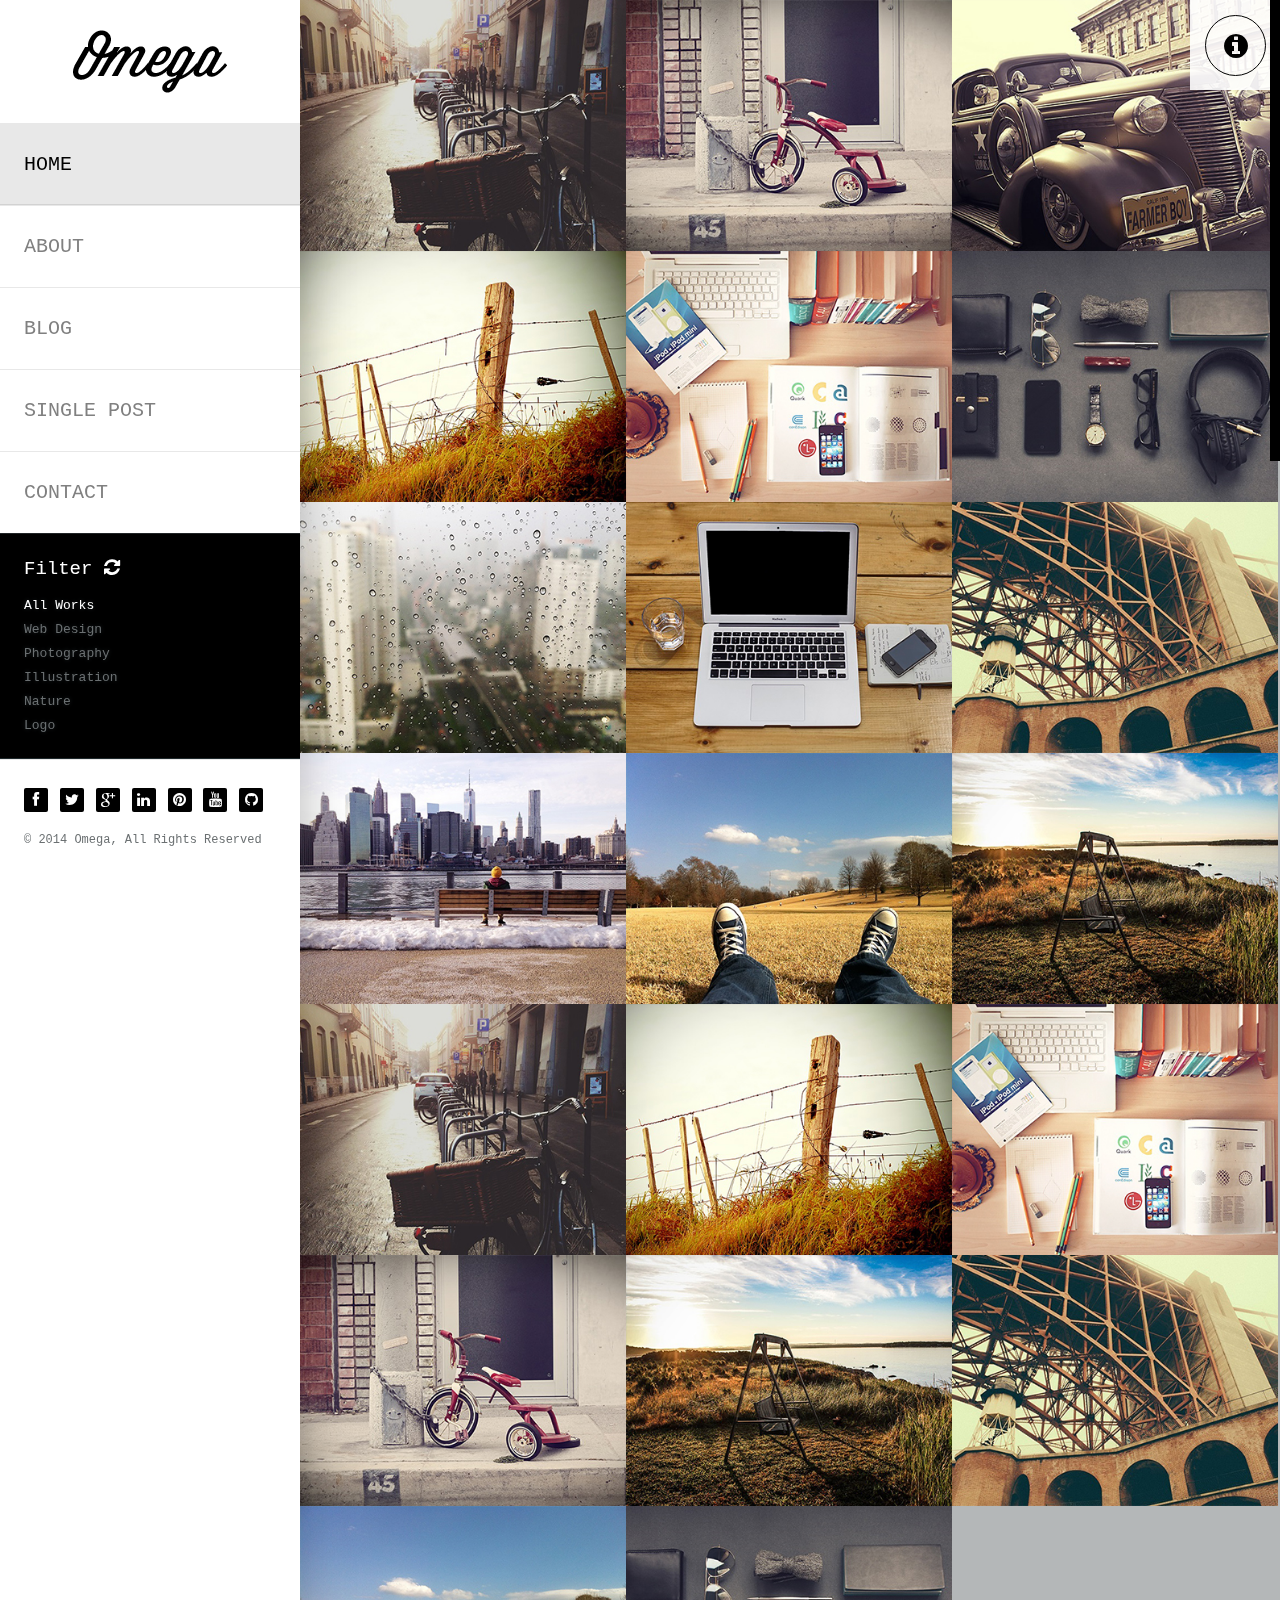
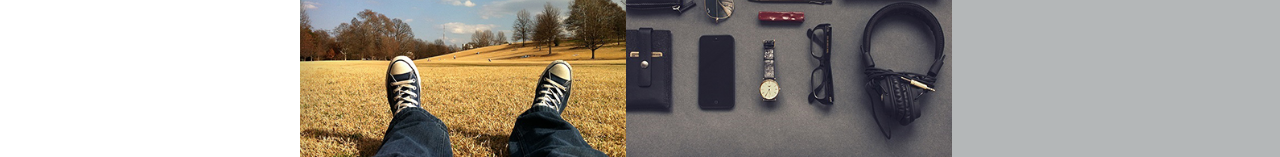
<file: index.html>
<!doctype html>


<html lang="en" class="no-js">
<head>
	<title>Omega</title>

	<meta charset="utf-8">

	<meta http-equiv="X-UA-Compatible" content="IE=edge,chrome=1">
	<meta name="viewport" content="width=device-width, initial-scale=1, maximum-scale=1">

	<link href='http://fonts.googleapis.com/css?family=Roboto:400,100,100italic,300,300italic,400italic,500,500italic,700,700italic' rel='stylesheet' type='text/css'>

	<link rel="stylesheet" type="text/css" href="css/bootstrap.css" media="screen">	
	<link rel="stylesheet" type="text/css" href="css/magnific-popup.css" media="screen">
	<link rel="stylesheet" type="text/css" href="css/font-awesome.css" media="screen">
	<link rel="stylesheet" type="text/css" href="css/flexslider.css" media="screen">
	<link rel="stylesheet" type="text/css" href="css/style.css" media="screen">
	<link rel="stylesheet" type="text/css" href="css/responsive.css" media="screen">
	
</head>
<body>

	<!-- Container -->
	<div id="container">
		<!-- Header
		    ================================================== -->
		<header>
			<div class="logo-box">
				<a class="logo" href="index.html"><img alt="" src="images/logo.png"></a>
			</div>
			
			<a class="elemadded responsive-link" href="#">Menu</a>

			<div class="menu-box">
				<ul class="menu">
					<li><a class="active" href="index.html"><span>Home</span></a></li>
					<li><a href="about.html"><span>About</span></a></li>
					<li><a href="blog.html"><span>blog</span></a></li>
					<li><a href="single-post.html"><span>Single Post</span></a></li>
					<li><a href="contact.html"><span>Contact</span></a></li>
				</ul>				
			</div>

			<div class="filter-box">
				<h3>Filter<i class="fa fa-refresh"></i></h3>
				<ul class="filter">
					<li><a href="#" class="active" data-filter="*">All Works</a></li>
					<li><a href="#" data-filter=".web-design">Web Design</a></li>
					<li><a href="#" data-filter=".photography">Photography</a></li>
					<li><a href="#" data-filter=".illustration">Illustration</a></li>
					<li><a href="#" data-filter=".nature">Nature</a></li>
					<li><a href="#" data-filter=".logo">Logo</a></li>
				</ul>
			</div>

			<div class="social-box">
				<ul class="social-icons">
					<li><a href="#" class="facebook" ><i class="fa fa-facebook"></i></a></li>
					<li><a href="#" class="twitter" ><i class="fa fa-twitter"></i></a></li>
					<li><a href="#" class="google" ><i class="fa fa-google-plus"></i></a></li>
					<li><a href="#" class="linkedin" ><i class="fa fa-linkedin"></i></a></li>
					<li><a href="#" class="pinterest" ><i class="fa fa-pinterest"></i></a></li>
					<li><a href="#" class="youtube" ><i class="fa fa-youtube"></i></a></li>
					<li><a href="#" class="github" ><i class="fa fa-github"></i></a></li>
				</ul>
				<p class="copyright">&#169; 2014 Omega, All Rights Reserved</p>
			</div>
		</header>
		<!-- End Header -->

		<!-- content 
			================================================== -->
		<div id="content">
			<div class="inner-content">
				<div class="portfolio-page">
					<div class="portfolio-box">

						<div class="project-post web-design illustration">
							<img alt="" src="upload/image1.jpg">
							<div class="hover-box">
								<div class="project-title">
									<h2>Vintage City</h2>
									<span>development, mobile</span>
									<div><a href="single-project.html"><i class="fa fa-arrow-right"></i></a></div>
								</div>
							</div>
						</div>

						<div class="project-post photography">
							<img alt="" src="upload/image2.jpg">
							<div class="hover-box">
								<div class="project-title">
									<h2>Little Bike</h2>
									<span>development, mobile</span>
									<div><a href="single-project.html"><i class="fa fa-arrow-right"></i></a></div>
								</div>
							</div>
						</div>

						<div class="project-post web-design logo">
							<img alt="" src="upload/image3.jpg">
							<div class="hover-box">
								<div class="project-title">
									<h2>Farmer Boy</h2>
									<span>development, mobile</span>
									<div><a href="single-project.html"><i class="fa fa-arrow-right"></i></a></div>
								</div>
							</div>
						</div>

						<div class="project-post photography illustration">
							<img alt="" src="upload/image4.jpg">
							<div class="hover-box">
								<div class="project-title">
									<h2>Nature Wallpaper</h2>
									<span>development, mobile</span>
									<div><a href="single-project.html"><i class="fa fa-arrow-right"></i></a></div>
								</div>
							</div>
						</div>

						<div class="project-post nature logo">
							<img alt="" src="upload/image5.jpg">
							<div class="hover-box">
								<div class="project-title">
									<h2>Some Books</h2>
									<span>development, mobile</span>
									<div><a href="single-project.html"><i class="fa fa-arrow-right"></i></a></div>
								</div>
							</div>
						</div>

						<div class="project-post web-design illustration">
							<img alt="" src="upload/image6.jpg">
							<div class="hover-box">
								<div class="project-title">
									<h2>All Stuff in my Table</h2>
									<span>development, mobile</span>
									<div><a href="single-project.html"><i class="fa fa-arrow-right"></i></a></div>
								</div>
							</div>
						</div>

						<div class="project-post photography">
							<img alt="" src="upload/image7.jpg">
							<div class="hover-box">
								<div class="project-title">
									<h2>Rainy Day</h2>
									<span>development, mobile</span>
									<div><a href="single-project.html"><i class="fa fa-arrow-right"></i></a></div>
								</div>
							</div>
						</div>

						<div class="project-post nature illustration">
							<img alt="" src="upload/image8.jpg">
							<div class="hover-box">
								<div class="project-title">
									<h2>Laptop waiting for me</h2>
									<span>development, mobile</span>
									<div><a href="single-project.html"><i class="fa fa-arrow-right"></i></a></div>
								</div>
							</div>
						</div>

						<div class="project-post logo">
							<img alt="" src="upload/image9.jpg">
							<div class="hover-box">
								<div class="project-title">
									<h2>Grungy Bridge</h2>
									<span>development, mobile</span>
									<div><a href="single-project.html"><i class="fa fa-arrow-right"></i></a></div>
								</div>
							</div>
						</div>

						<div class="project-post web-design nature">
							<img alt="" src="upload/image10.jpg">
							<div class="hover-box">
								<div class="project-title">
									<h2>Looking at the Towers</h2>
									<span>development, mobile</span>
									<div><a href="single-project.html"><i class="fa fa-arrow-right"></i></a></div>
								</div>
							</div>
						</div>

						<div class="project-post photography illustration">
							<img alt="" src="upload/image11.jpg">
							<div class="hover-box">
								<div class="project-title">
									<h2>Having Some Rest si bos</h2>
									<span>development, mobile</span>
									<div><a href="single-project.html"><i class="fa fa-arrow-right"></i></a></div>
								</div>
							</div>
						</div>

						<div class="project-post nature logo">
							<img alt="" src="upload/image12.jpg">
							<div class="hover-box">
								<div class="project-title">
									<h2>Hulaqa Photography</h2>
									<span>development, mobile</span>
									<div><a href="single-project.html"><i class="fa fa-arrow-right"></i></a></div>
								</div>
							</div>
						</div>

						<div class="project-post web-design illustration">
							<img alt="" src="upload/image1.jpg">
							<div class="hover-box">
								<div class="project-title">
									<h2>Lorem ipsum dolor</h2>
									<span>development, mobile</span>
									<div><a href="single-project.html"><i class="fa fa-arrow-right"></i></a></div>
								</div>
							</div>
						</div>

						<div class="project-post photography nature">
							<img alt="" src="upload/image4.jpg">
							<div class="hover-box">
								<div class="project-title">
									<h2>Lorem ipsum dolor</h2>
									<span>development, mobile</span>
									<div><a href="single-project.html"><i class="fa fa-arrow-right"></i></a></div>
								</div>
							</div>
						</div>

						<div class="project-post logo illustration">
							<img alt="" src="upload/image5.jpg">
							<div class="hover-box">
								<div class="project-title">
									<h2>Lorem ipsum dolor</h2>
									<span>development, mobile</span>
									<div><a href="single-project.html"><i class="fa fa-arrow-right"></i></a></div>
								</div>
							</div>
						</div>

						<div class="project-post photography logo">
							<img alt="" src="upload/image2.jpg">
							<div class="hover-box">
								<div class="project-title">
									<h2>Lorem ipsum dolor</h2>
									<span>development, mobile</span>
									<div><a href="single-project.html"><i class="fa fa-arrow-right"></i></a></div>
								</div>
							</div>
						</div>

						<div class="project-post nature">
							<img alt="" src="upload/image12.jpg">
							<div class="hover-box">
								<div class="project-title">
									<h2>Lorem ipsum dolor</h2>
									<span>development, mobile</span>
									<div><a href="single-project.html"><i class="fa fa-arrow-right"></i></a></div>
								</div>
							</div>
						</div>

						<div class="project-post logo illustration">
							<img alt="" src="upload/image9.jpg">
							<div class="hover-box">
								<div class="project-title">
									<h2>Lorem ipsum dolor</h2>
									<span>development, mobile</span>
									<div><a href="single-project.html"><i class="fa fa-arrow-right"></i></a></div>
								</div>
							</div>
						</div>

						<div class="project-post photography nature">
							<img alt="" src="upload/image11.jpg">
							<div class="hover-box">
								<div class="project-title">
									<h2>Lorem ipsum dolor</h2>
									<span>development, mobile</span>
									<div><a href="single-project.html"><i class="fa fa-arrow-right"></i></a></div>
								</div>
							</div>
						</div>

						<div class="project-post nature logo">
							<img alt="" src="upload/image6.jpg">
							<div class="hover-box">
								<div class="project-title">
									<h2>Lorem ipsum dolor</h2>
									<span>development, mobile</span>
									<div><a href="single-project.html"><i class="fa fa-arrow-right"></i></a></div>
								</div>
							</div>
						</div>

					</div>
				</div>
			</div>
		</div>
		<!-- End content -->

	</div>
	<!-- End Container -->

	<div class="info-box">
		<a class="info-toggle" href="#"><i class="fa fa-info-circle"></i></a>
		<div class="info-content">
			<ul>
				<li><i class="fa fa-phone"></i>9930 1234 5679</li>
				<li><i class="fa fa-envelope"></i><a href="#">contact@domain.com</a></li>
				<li><i class="fa fa-home"></i>street address example</li>
			</ul>
		</div>
	</div>

	<div class="preloader">
		<img alt="" src="images/preloader.gif">
	</div>

	<script type="text/javascript" src="js/jquery.min.js"></script>
	<script type="text/javascript" src="js/jquery.migrate.js"></script>
	<script type="text/javascript" src="js/jquery.magnific-popup.min.js"></script>
	<script type="text/javascript" src="js/bootstrap.js"></script>
	<script type="text/javascript" src="js/jquery.imagesloaded.min.js"></script>
  	<script type="text/javascript" src="js/jquery.isotope.min.js"></script>
	<script type="text/javascript" src="js/retina-1.1.0.min.js"></script>
	<script type="text/javascript" src="js/jquery.nicescroll.min.js"></script>
	<script type="text/javascript" src="js/script.js"></script>


</body>
</html>
</file>
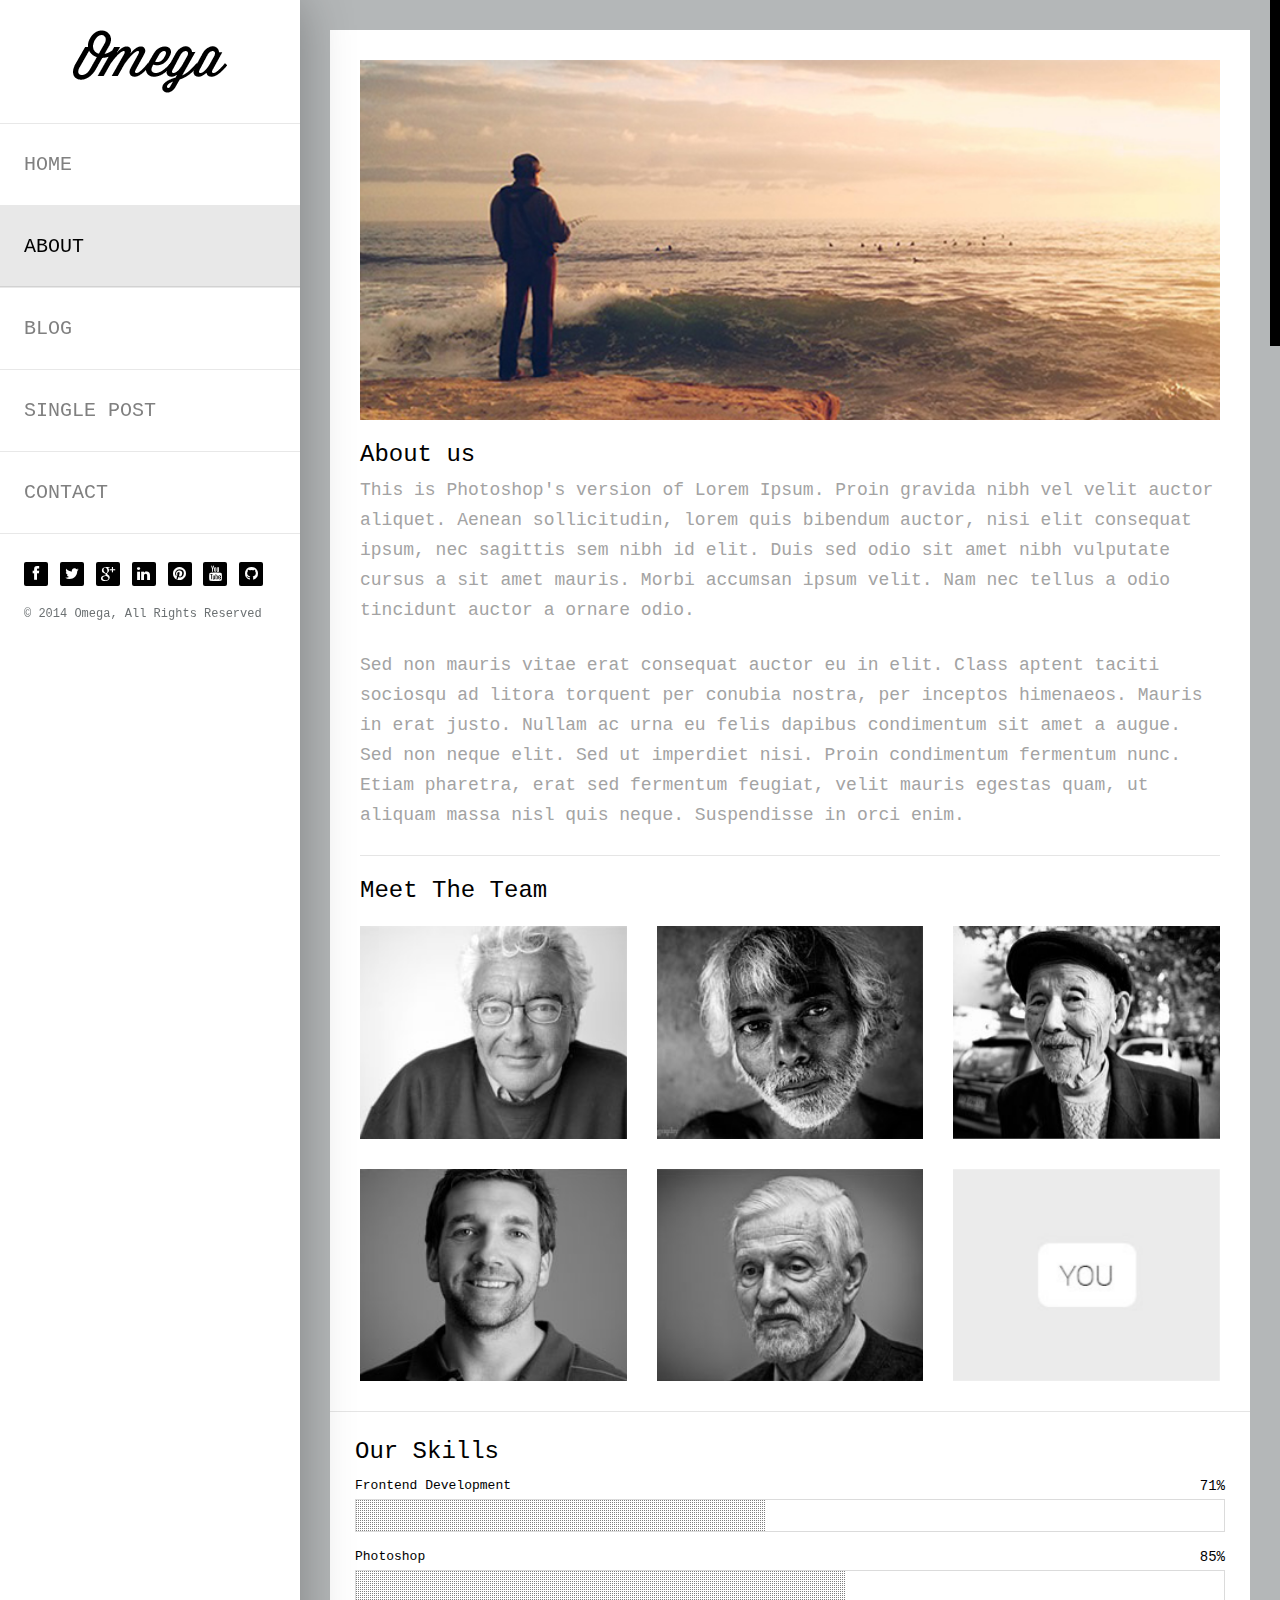
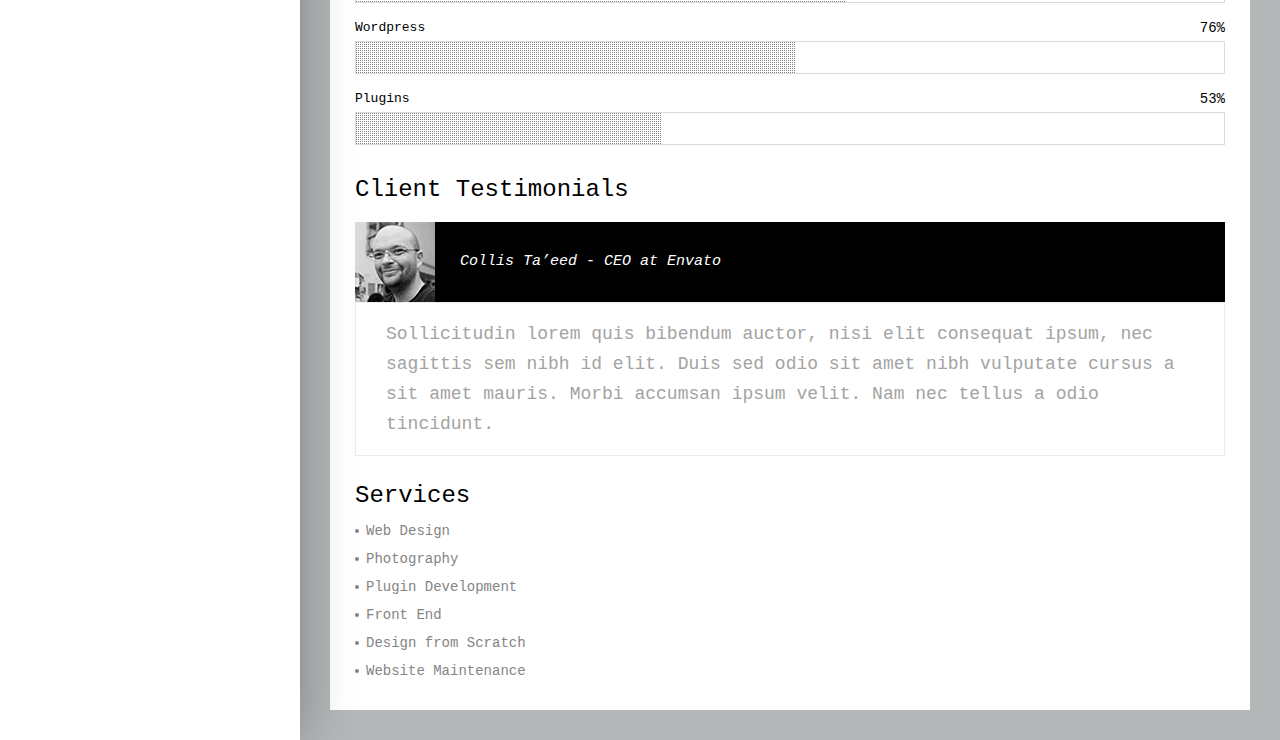
<file: about.html>
<!doctype html>


<html lang="en" class="no-js">
<head>
	<title>Omega</title>

	<meta charset="utf-8">

	<meta http-equiv="X-UA-Compatible" content="IE=edge,chrome=1">
	<meta name="viewport" content="width=device-width, initial-scale=1, maximum-scale=1">

	<link href='http://fonts.googleapis.com/css?family=Roboto:400,100,100italic,300,300italic,400italic,500,500italic,700,700italic' rel='stylesheet' type='text/css'>

	<link rel="stylesheet" type="text/css" href="css/bootstrap.css" media="screen">	
	<link rel="stylesheet" type="text/css" href="css/magnific-popup.css" media="screen">
	<link rel="stylesheet" type="text/css" href="css/font-awesome.css" media="screen">
	<link rel="stylesheet" type="text/css" href="css/flexslider.css" media="screen">
	<link rel="stylesheet" type="text/css" href="css/style.css" media="screen">
	<link rel="stylesheet" type="text/css" href="css/responsive.css" media="screen">
	
</head>
<body>

	<!-- Container -->
	<div id="container">
		<!-- Header
		    ================================================== -->
		<header>
			<div class="logo-box">
				<a class="logo" href="index.html"><img alt="" src="images/logo.png"></a>
			</div>
			
			<a class="elemadded responsive-link" href="#">Menu</a>

			<div class="menu-box">
				<ul class="menu">
					<li><a href="index.html"><span>Home</span></a></li>
					<li><a class="active" href="about.html"><span>About</span></a></li>
					<li><a href="blog.html"><span>blog</span></a></li>
					<li><a href="single-post.html"><span>Single Post</span></a></li>
					<li><a href="contact.html"><span>Contact</span></a></li>
				</ul>				
			</div>
			<div class="social-box">
				<ul class="social-icons">
					<li><a href="#" class="facebook" ><i class="fa fa-facebook"></i></a></li>
					<li><a href="#" class="twitter" ><i class="fa fa-twitter"></i></a></li>
					<li><a href="#" class="google" ><i class="fa fa-google-plus"></i></a></li>
					<li><a href="#" class="linkedin" ><i class="fa fa-linkedin"></i></a></li>
					<li><a href="#" class="pinterest" ><i class="fa fa-pinterest"></i></a></li>
					<li><a href="#" class="youtube" ><i class="fa fa-youtube"></i></a></li>
					<li><a href="#" class="github" ><i class="fa fa-github"></i></a></li>
				</ul>
				<p class="copyright">&#169; 2014 Omega, All Rights Reserved</p>
			</div>
		</header>
		<!-- End Header -->

		<!-- content 
			================================================== -->
		<div id="content">
			<div class="inner-content">
				<div class="about-page">

					<div class="about-box">
						<div class="about-content">
							<div class="about-section">
								<img alt="" src="upload/about.jpg">
								<h1>About us</h1>
								<p>This is Photoshop's version  of Lorem Ipsum. Proin gravida nibh vel velit auctor aliquet. Aenean sollicitudin, lorem quis bibendum auctor, nisi elit consequat ipsum, nec sagittis sem nibh id elit. Duis sed odio sit amet nibh vulputate cursus a sit amet mauris. Morbi accumsan ipsum velit. Nam nec tellus a odio tincidunt auctor a ornare odio. </p>
								<p>Sed non  mauris vitae erat consequat auctor eu in elit. Class aptent taciti sociosqu ad litora torquent per conubia nostra, per inceptos himenaeos. Mauris in erat justo. Nullam ac urna eu felis dapibus condimentum sit amet a augue. Sed non neque elit. Sed ut imperdiet nisi. Proin condimentum fermentum nunc. Etiam pharetra, erat sed fermentum feugiat, velit mauris egestas quam, ut aliquam massa nisl quis neque. Suspendisse in orci enim.</p>								
							</div>
							<div class="about-section last-section">
								<h1>Meet The Team</h1>
								<div class="team-members">
									<div class="row">
										<div class="col-md-4">
											<div class="team-post">
												<img alt="" src="upload/team1.jpg">
												<div class="team-hover">
													<div class="team-data">
														<h3>John Smith</h3>
														<span>Web Developer</span>
													</div>
												</div>
											</div>											
										</div>
										<div class="col-md-4">
											<div class="team-post">
												<img alt="" src="upload/team2.jpg">
												<div class="team-hover">
													<div class="team-data">
														<h3>John Smith</h3>
														<span>Web Developer</span>
													</div>
												</div>
											</div>											
										</div>
										<div class="col-md-4">
											<div class="team-post">
												<img alt="" src="upload/team3.jpg">
												<div class="team-hover">
													<div class="team-data">
														<h3>John Smith</h3>
														<span>Web Developer</span>
													</div>
												</div>
											</div>											
										</div>
									</div>
									<div class="row">
										<div class="col-md-4">
											<div class="team-post">
												<img alt="" src="upload/team4.jpg">
												<div class="team-hover">
													<div class="team-data">
														<h3>John Smith</h3>
														<span>Web Developer</span>
													</div>
												</div>
											</div>											
										</div>
										<div class="col-md-4">
											<div class="team-post">
												<img alt="" src="upload/team5.jpg">
												<div class="team-hover">
													<div class="team-data">
														<h3>John Smith</h3>
														<span>Web Developer</span>
													</div>
												</div>
											</div>											
										</div>
										<div class="col-md-4">
											<div class="team-post">
												<img alt="" src="upload/team6.jpg">
												<div class="team-hover">
													<div class="team-data">
														<h3>John Smith</h3>
														<span>Web Developer</span>
													</div>
												</div>
											</div>											
										</div>
									</div>
									
								</div>							
							</div>
						</div>
						<div class="sidebar">
							<div class="skills-progress">
								<h1>Our Skills</h1>
								<p>Frontend Development <span>71%</span></p>
								<div class="meter nostrips frontend">
									<span style="width: 71%"></span>
								</div>
								<p>Photoshop <span>85%</span></p>
								<div class="meter nostrips photoshop">
									<span style="width: 85%"></span>
								</div>
								<p>Wordpress <span>76%</span></p>
								<div class="meter nostrips wp">
									<span style="width: 76%"></span>
								</div>
								<p>Plugins <span>53%</span></p>
								<div class="meter nostrips plugins">
									<span style="width: 53%"></span>
								</div>
							</div>

							<div class="testimonial">
								<h1>Client Testimonials</h1>
								<ul>
									<li>
										<div class="client-test">
											<img alt="" src="upload/avatar2.jpg">
											<h3>Collis Ta’eed - CEO at Envato</h3>
										</div>
										<p>Sollicitudin lorem quis bibendum auctor, nisi elit consequat ipsum, nec sagittis sem nibh id elit. Duis sed odio sit amet nibh vulputate cursus a sit amet mauris. Morbi accumsan ipsum velit. Nam nec tellus a odio tincidunt.</p>
									</li>
									<li>
										<div class="client-test">
											<img alt="" src="upload/avatar1.jpg">
											<h3>John Smith - Web Developer</h3>
										</div>
										<p>Sollicitudin lorem quis bibendum auctor, nisi elit consequat ipsum, nec sagittis sem nibh id elit. Duis sed odio sit amet nibh vulputate cursus a sit amet mauris. Morbi accumsan ipsum velit. Nam nec tellus a odio tincidunt.</p>
									</li>
								</ul>
							</div>

							<div class="services">
								<h1>Services</h1>
								<ul>
									<li><a href="#">Web Design</a></li>
									<li><a href="#">Photography</a></li>
									<li><a href="#">Plugin Development</a></li>
									<li><a href="#">Front End</a></li>
									<li><a href="#">Design from Scratch</a></li>
									<li><a href="#">Website Maintenance</a></li>
								</ul>
							</div>
						</div>
					</div>
				</div>
			</div>
		</div>
		<!-- End content -->

	</div>
	<!-- End Container -->

	<div class="preloader">
		<img alt="" src="images/preloader.gif">
	</div>

	<script type="text/javascript" src="js/jquery.min.js"></script>
	<script type="text/javascript" src="js/jquery.migrate.js"></script>
	<script type="text/javascript" src="js/bootstrap.js"></script>
	<script type="text/javascript" src="js/jquery.imagesloaded.min.js"></script>
	<script type="text/javascript" src="js/jquery.quovolver.js"></script>
	<script type="text/javascript" src="js/retina-1.1.0.min.js"></script>
	<script type="text/javascript" src="js/jquery.nicescroll.min.js"></script>
	<script type="text/javascript" src="js/script.js"></script>


</body>
</html>
</file>
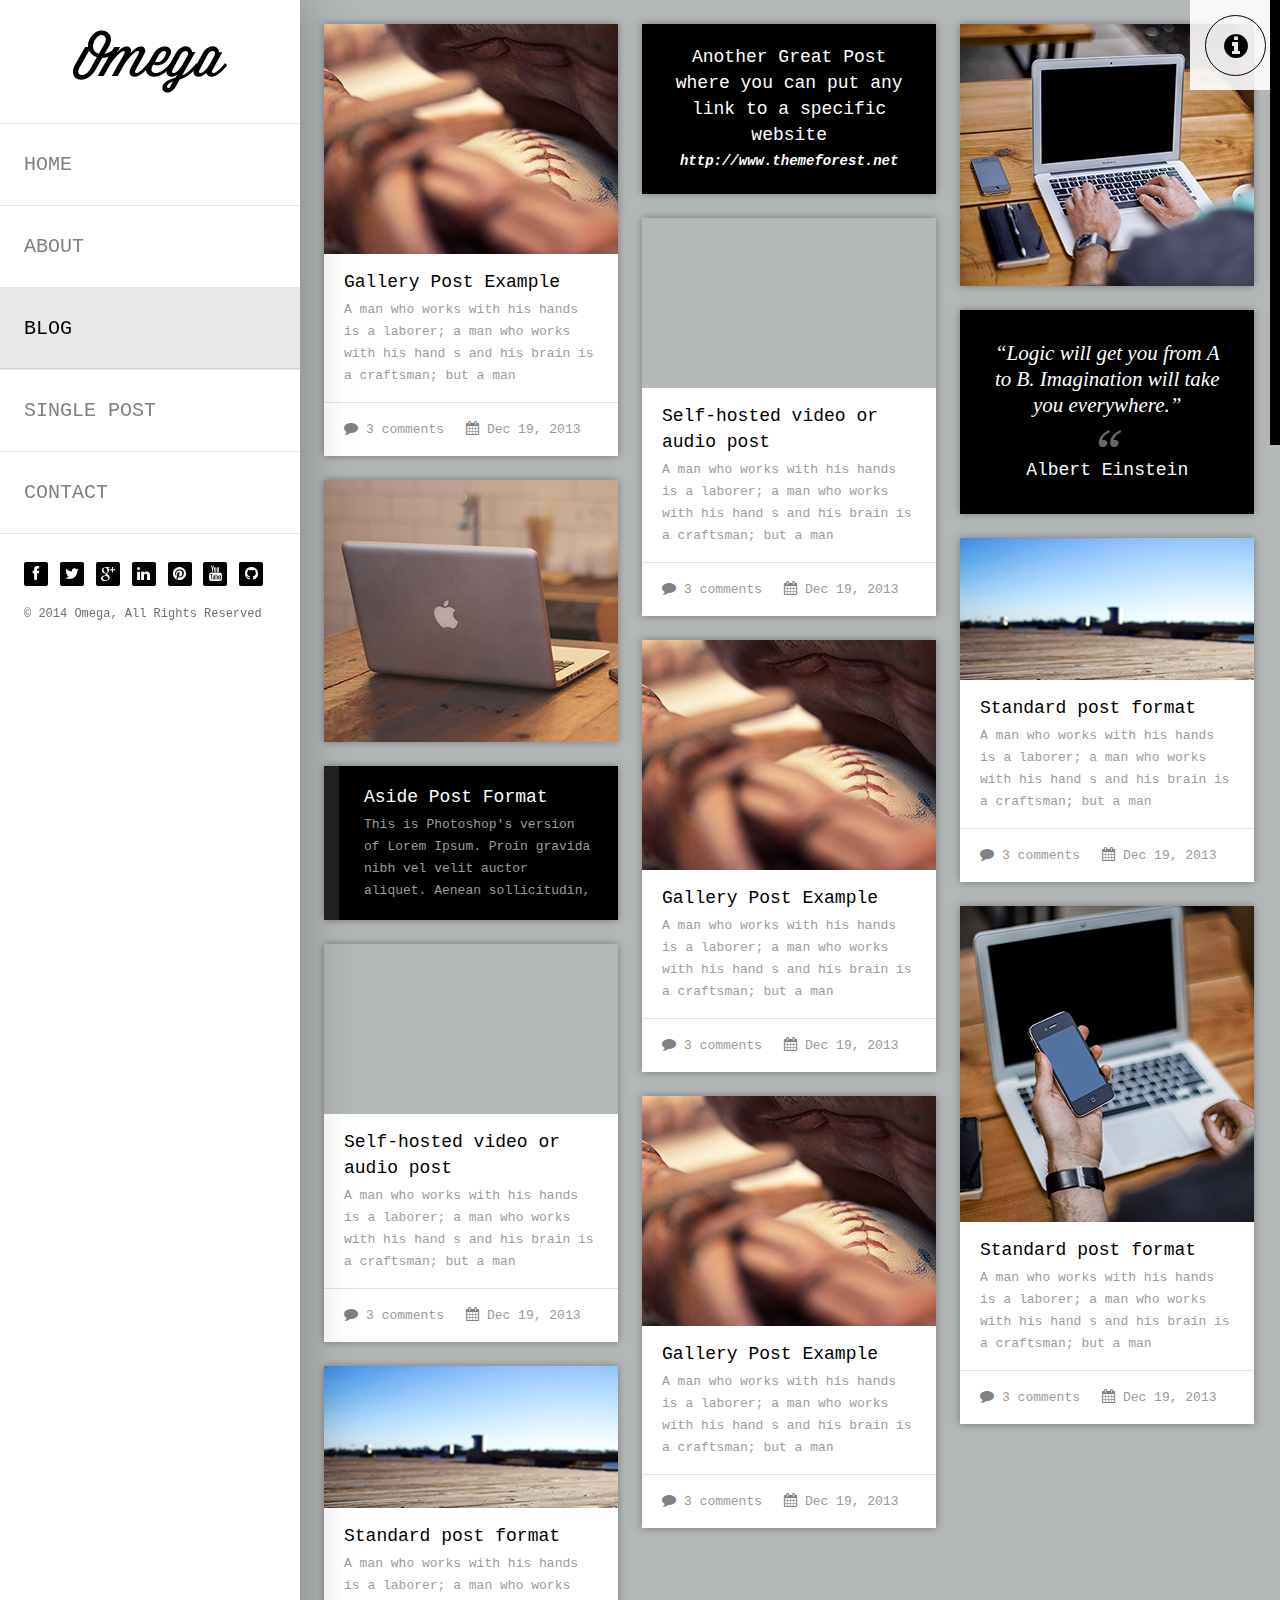
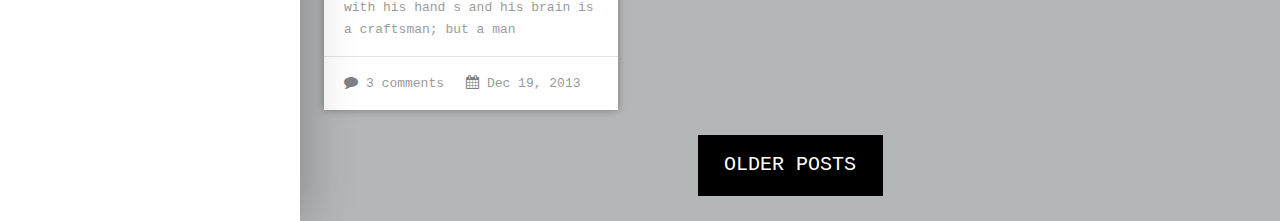
<file: blog.html>
<!doctype html>


<html lang="en" class="no-js">
<head>
	<title>Omega</title>

	<meta charset="utf-8">

	<meta http-equiv="X-UA-Compatible" content="IE=edge,chrome=1">
	<meta name="viewport" content="width=device-width, initial-scale=1, maximum-scale=1">

	<link href='http://fonts.googleapis.com/css?family=Roboto:400,100,100italic,300,300italic,400italic,500,500italic,700,700italic' rel='stylesheet' type='text/css'>

	<link rel="stylesheet" type="text/css" href="css/bootstrap.css" media="screen">	
	<link rel="stylesheet" type="text/css" href="css/magnific-popup.css" media="screen">
	<link rel="stylesheet" type="text/css" href="css/font-awesome.css" media="screen">
	<link rel="stylesheet" type="text/css" href="css/flexslider.css" media="screen">
	<link rel="stylesheet" type="text/css" href="css/style.css" media="screen">
	<link rel="stylesheet" type="text/css" href="css/responsive.css" media="screen">
	
</head>
<body>

	<!-- Container -->
	<div id="container">
		<!-- Header
		    ================================================== -->
		<header>
			<div class="logo-box">
				<a class="logo" href="index.html"><img alt="" src="images/logo.png"></a>
			</div>
			
			<a class="elemadded responsive-link" href="#">Menu</a>

			<div class="menu-box">
				<ul class="menu">
					<li><a href="index.html"><span>Home</span></a></li>
					<li><a href="about.html"><span>About</span></a></li>
					<li><a class="active" href="blog.html"><span>blog</span></a></li>
					<li><a href="single-post.html"><span>Single Post</span></a></li>
					<li><a href="contact.html"><span>Contact</span></a></li>
				</ul>				
			</div>
			<div class="social-box">
				<ul class="social-icons">
					<li><a href="#" class="facebook" ><i class="fa fa-facebook"></i></a></li>
					<li><a href="#" class="twitter" ><i class="fa fa-twitter"></i></a></li>
					<li><a href="#" class="google" ><i class="fa fa-google-plus"></i></a></li>
					<li><a href="#" class="linkedin" ><i class="fa fa-linkedin"></i></a></li>
					<li><a href="#" class="pinterest" ><i class="fa fa-pinterest"></i></a></li>
					<li><a href="#" class="youtube" ><i class="fa fa-youtube"></i></a></li>
					<li><a href="#" class="github" ><i class="fa fa-github"></i></a></li>
				</ul>
				<p class="copyright">&#169; 2014 Omega, All Rights Reserved</p>
			</div>
		</header>
		<!-- End Header -->

		<!-- content 
			================================================== -->
		<div id="content">
			<div class="inner-content">
				<div class="blog-page">
					<div class="blog-box">

						<!-- blog-post -->
						<div class="blog-post gallery-post">
							<div class="inner-post">
								<div class="flexslider">
									<ul class="slides">
										<li>
											<img alt="" src="upload/1.jpg" />
										</li>
										<li>
											<img alt="" src="upload/3.jpg" />
										</li>
									</ul>
								</div>
								<div class="post-content">
									<h2><a href="single-post.html">Gallery Post Example</a></h2>
									<p>A man who works with his hands is a laborer; a man who works with his hand s and his brain is a craftsman; but a man</p>
								</div>
								<ul class="post-tags">
									<li><a href="#"><i class="fa fa-comment"></i>3 comments</a></li>
									<li><a href="#"><i class="fa fa-calendar"></i>Dec 19, 2013</a></li>
								</ul>					
							</div>
						</div>

						<!-- blog-post -->
						<div class="blog-post link-post">
							<div class="inner-post">
								<div class="post-content">
									<p>Another Great Post where you can put any link to a specific website</p>
									<a class="link" href="#">http://www.themeforest.net</a>
								</div>
							</div>
						</div>

						<!-- blog-post -->
						<div class="blog-post photo-post">
							<div class="inner-post">
								<img alt="" src="upload/2.jpg">
								<a class="zoom" href="upload/2.jpg"><i class="fa fa-arrow-right"></i></a>
							</div>
						</div>

						<!-- blog-post -->
						<div class="blog-post video-post">
							<div class="inner-post">
								<!-- youtube -->
								<iframe class="videoembed" src="http://www.youtube.com/embed/Vr0t1U4NtsY"></iframe>
								<!-- End youtube -->
								<div class="post-content">
									<h2><a href="single-post.html">Self-hosted video or audio post</a></h2>
									<p>A man who works with his hands is a laborer; a man who works with his hand s and his brain is a craftsman; but a man</p>
								</div>
								<ul class="post-tags">
									<li><a href="#"><i class="fa fa-comment"></i>3 comments</a></li>
									<li><a href="#"><i class="fa fa-calendar"></i>Dec 19, 2013</a></li>
								</ul>
							</div>
						</div>

						<!-- blog-post -->
						<div class="blog-post quote-post">
							<div class="inner-post">
								<div class="post-content">
									<blockquote>
										“Logic will get you from A to B. Imagination will take you everywhere.” 
									</blockquote>
									<span>Albert Einstein</span>							
								</div>
							</div>
						</div>

						<!-- blog-post -->
						<div class="blog-post photo-post">
							<div class="inner-post">
								<img alt="" src="upload/6.jpg">
								<a class="zoom" href="upload/6.jpg"><i class="fa fa-arrow-right"></i></a>
							</div>
						</div>

						<!-- blog-post -->
						<div class="blog-post image-post">
							<div class="inner-post">
								<img alt="" src="upload/4.jpg">
								<div class="post-content">
									<h2><a href="single-post.html">Standard post format</a></h2>
									<p>A man who works with his hands is a laborer; a man who works with his hand s and his brain is a craftsman; but a man</p>
								</div>
								<ul class="post-tags">
									<li><a href="#"><i class="fa fa-comment"></i>3 comments</a></li>
									<li><a href="#"><i class="fa fa-calendar"></i>Dec 19, 2013</a></li>
								</ul>
							</div>
						</div>

						<!-- blog-post -->
						<div class="blog-post gallery-post">
							<div class="inner-post">
								<div class="flexslider">
									<ul class="slides">
										<li>
											<img alt="" src="upload/1.jpg" />
										</li>
										<li>
											<img alt="" src="upload/3.jpg" />
										</li>
									</ul>
								</div>
								<div class="post-content">
									<h2><a href="single-post.html">Gallery Post Example</a></h2>
									<p>A man who works with his hands is a laborer; a man who works with his hand s and his brain is a craftsman; but a man</p>
								</div>
								<ul class="post-tags">
									<li><a href="#"><i class="fa fa-comment"></i>3 comments</a></li>
									<li><a href="#"><i class="fa fa-calendar"></i>Dec 19, 2013</a></li>
								</ul>
							</div>
						</div>

						<!-- blog-post -->
						<div class="blog-post aside-post">
							<div class="inner-post">
								<div class="post-content">
									<h2>Aside Post Format</h2>
									<p>This is Photoshop's version  of Lorem Ipsum. Proin gravida nibh vel velit auctor aliquet. Aenean sollicitudin, </p>
								</div>
							</div>
						</div>

						<!-- blog-post -->
						<div class="blog-post image-post">
							<div class="inner-post">
								<img alt="" src="upload/7.jpg">
								<div class="post-content">
									<h2><a href="single-post.html">Standard post format</a></h2>
									<p>A man who works with his hands is a laborer; a man who works with his hand s and his brain is a craftsman; but a man</p>
								</div>
								<ul class="post-tags">
									<li><a href="#"><i class="fa fa-comment"></i>3 comments</a></li>
									<li><a href="#"><i class="fa fa-calendar"></i>Dec 19, 2013</a></li>
								</ul>
							</div>
						</div>

						<!-- blog-post -->
						<div class="blog-post video-post">
							<div class="inner-post">
								<!-- youtube -->
								<iframe class="videoembed" src="http://www.youtube.com/embed/Vr0t1U4NtsY"></iframe>
								<!-- End youtube -->
								<div class="post-content">
									<h2><a href="single-post.html">Self-hosted video or audio post</a></h2>
									<p>A man who works with his hands is a laborer; a man who works with his hand s and his brain is a craftsman; but a man</p>
								</div>
								<ul class="post-tags">
									<li><a href="#"><i class="fa fa-comment"></i>3 comments</a></li>
									<li><a href="#"><i class="fa fa-calendar"></i>Dec 19, 2013</a></li>
								</ul>
							</div>
						</div>

						<!-- blog-post -->
						<div class="blog-post gallery-post">
							<div class="inner-post">
								<div class="flexslider">
									<ul class="slides">
										<li>
											<img alt="" src="upload/1.jpg" />
										</li>
										<li>
											<img alt="" src="upload/3.jpg" />
										</li>
									</ul>
								</div>
								<div class="post-content">
									<h2><a href="single-post.html">Gallery Post Example</a></h2>
									<p>A man who works with his hands is a laborer; a man who works with his hand s and his brain is a craftsman; but a man</p>
								</div>
								<ul class="post-tags">
									<li><a href="#"><i class="fa fa-comment"></i>3 comments</a></li>
									<li><a href="#"><i class="fa fa-calendar"></i>Dec 19, 2013</a></li>
								</ul>					
							</div>
						</div>

						<!-- blog-post -->
						<div class="blog-post image-post">
							<div class="inner-post">
								<img alt="" src="upload/4.jpg">
								<div class="post-content">
									<h2><a href="single-post.html">Standard post format</a></h2>
									<p>A man who works with his hands is a laborer; a man who works with his hand s and his brain is a craftsman; but a man</p>
								</div>
								<ul class="post-tags">
									<li><a href="#"><i class="fa fa-comment"></i>3 comments</a></li>
									<li><a href="#"><i class="fa fa-calendar"></i>Dec 19, 2013</a></li>
								</ul>
							</div>
						</div>

					</div>

					<a class="blog-page-link" href="#">Older Posts</a>
				</div>
			</div>
		</div>
		<!-- End content -->

	</div>
	<!-- End Container -->

	<div class="info-box">
		<a class="info-toggle" href="#"><i class="fa fa-info-circle"></i></a>
		<div class="info-content">
			<ul>
				<li><i class="fa fa-phone"></i>9930 1234 5679</li>
				<li><i class="fa fa-envelope"></i><a href="#">contact@domain.com</a></li>
				<li><i class="fa fa-home"></i>street address example</li>
			</ul>
		</div>
	</div>

	<div class="preloader">
		<img alt="" src="images/preloader.gif">
	</div>

	<script type="text/javascript" src="js/jquery.min.js"></script>
	<script type="text/javascript" src="js/jquery.migrate.js"></script>
	<script type="text/javascript" src="js/jquery.imagesloaded.min.js"></script>
  	<script type="text/javascript" src="js/jquery.isotope.min.js"></script>
	<script type="text/javascript" src="js/jquery.magnific-popup.min.js"></script>
	<script type="text/javascript" src="js/jquery.flexslider.js"></script>
	<script type="text/javascript" src="js/retina-1.1.0.min.js"></script>
	<script type="text/javascript" src="js/jquery.nicescroll.min.js"></script>
	<script type="text/javascript" src="js/script.js"></script>


</body>
</html>
</file>
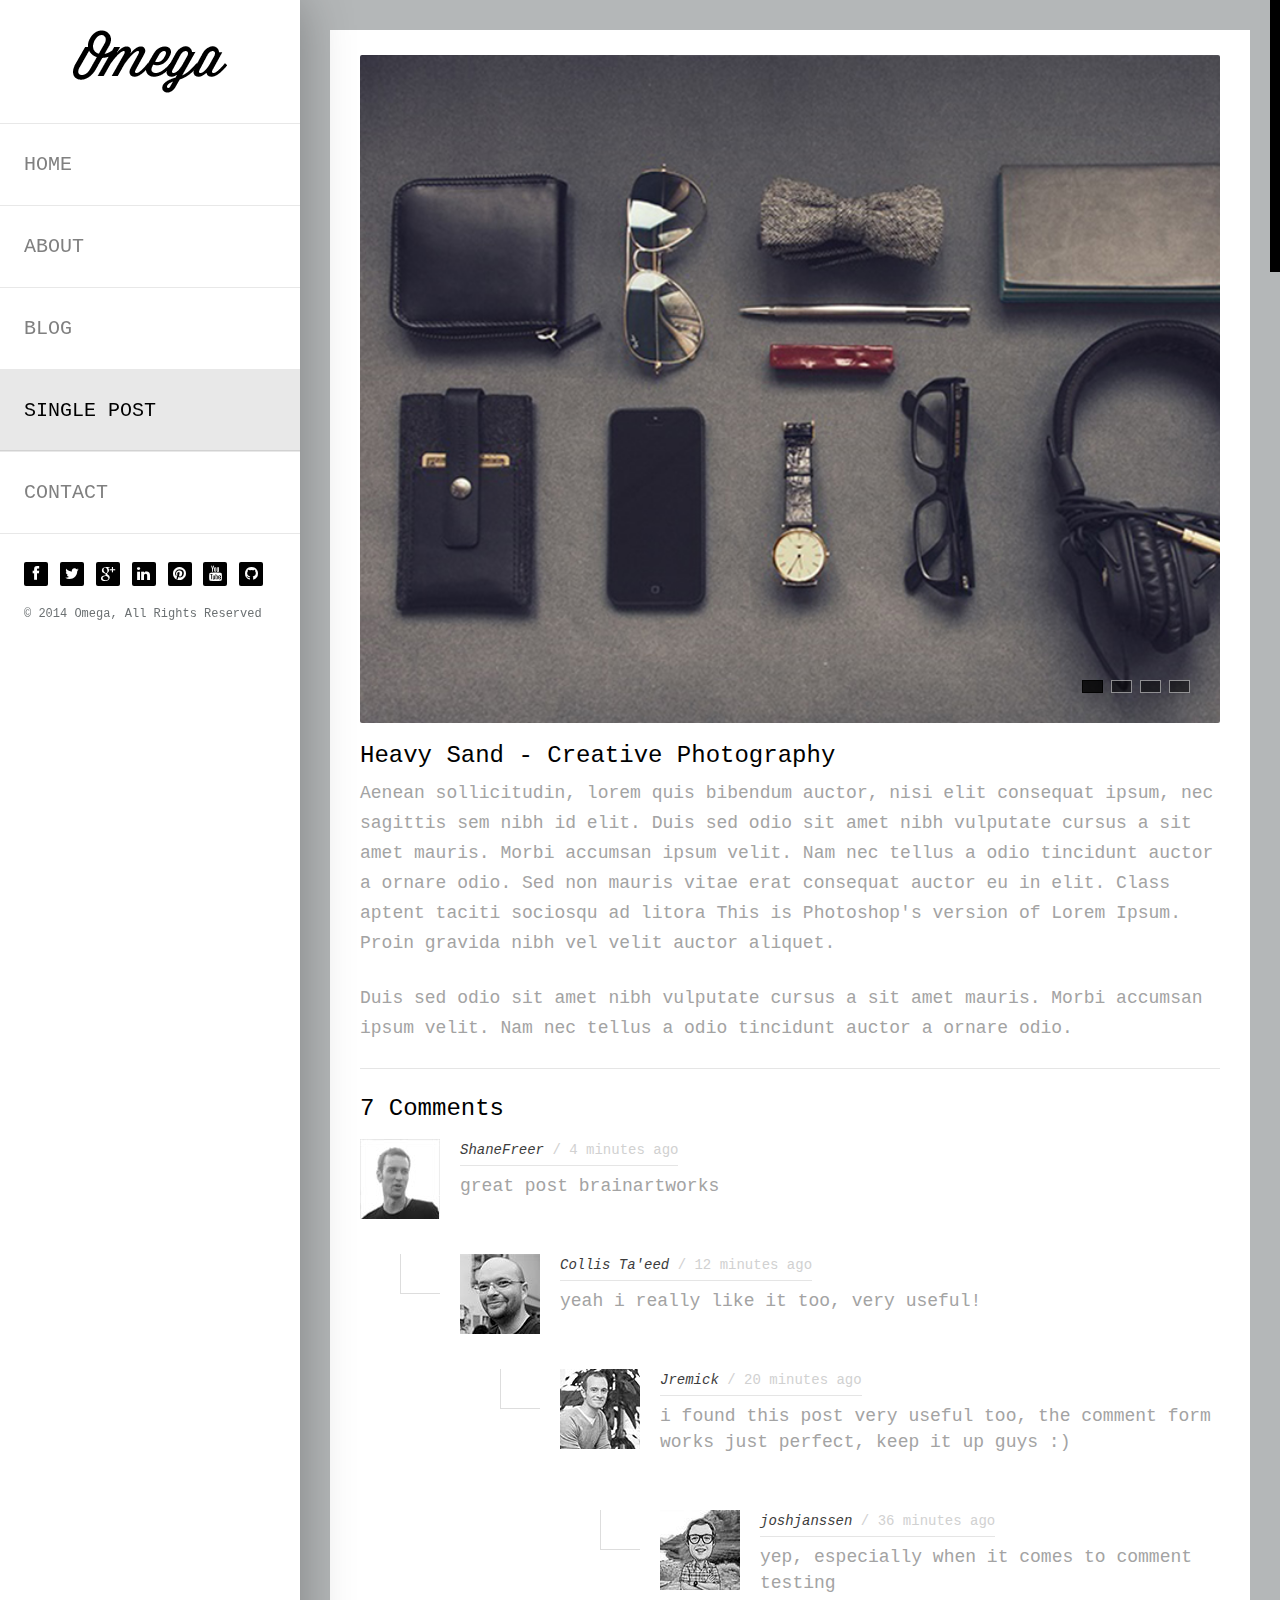
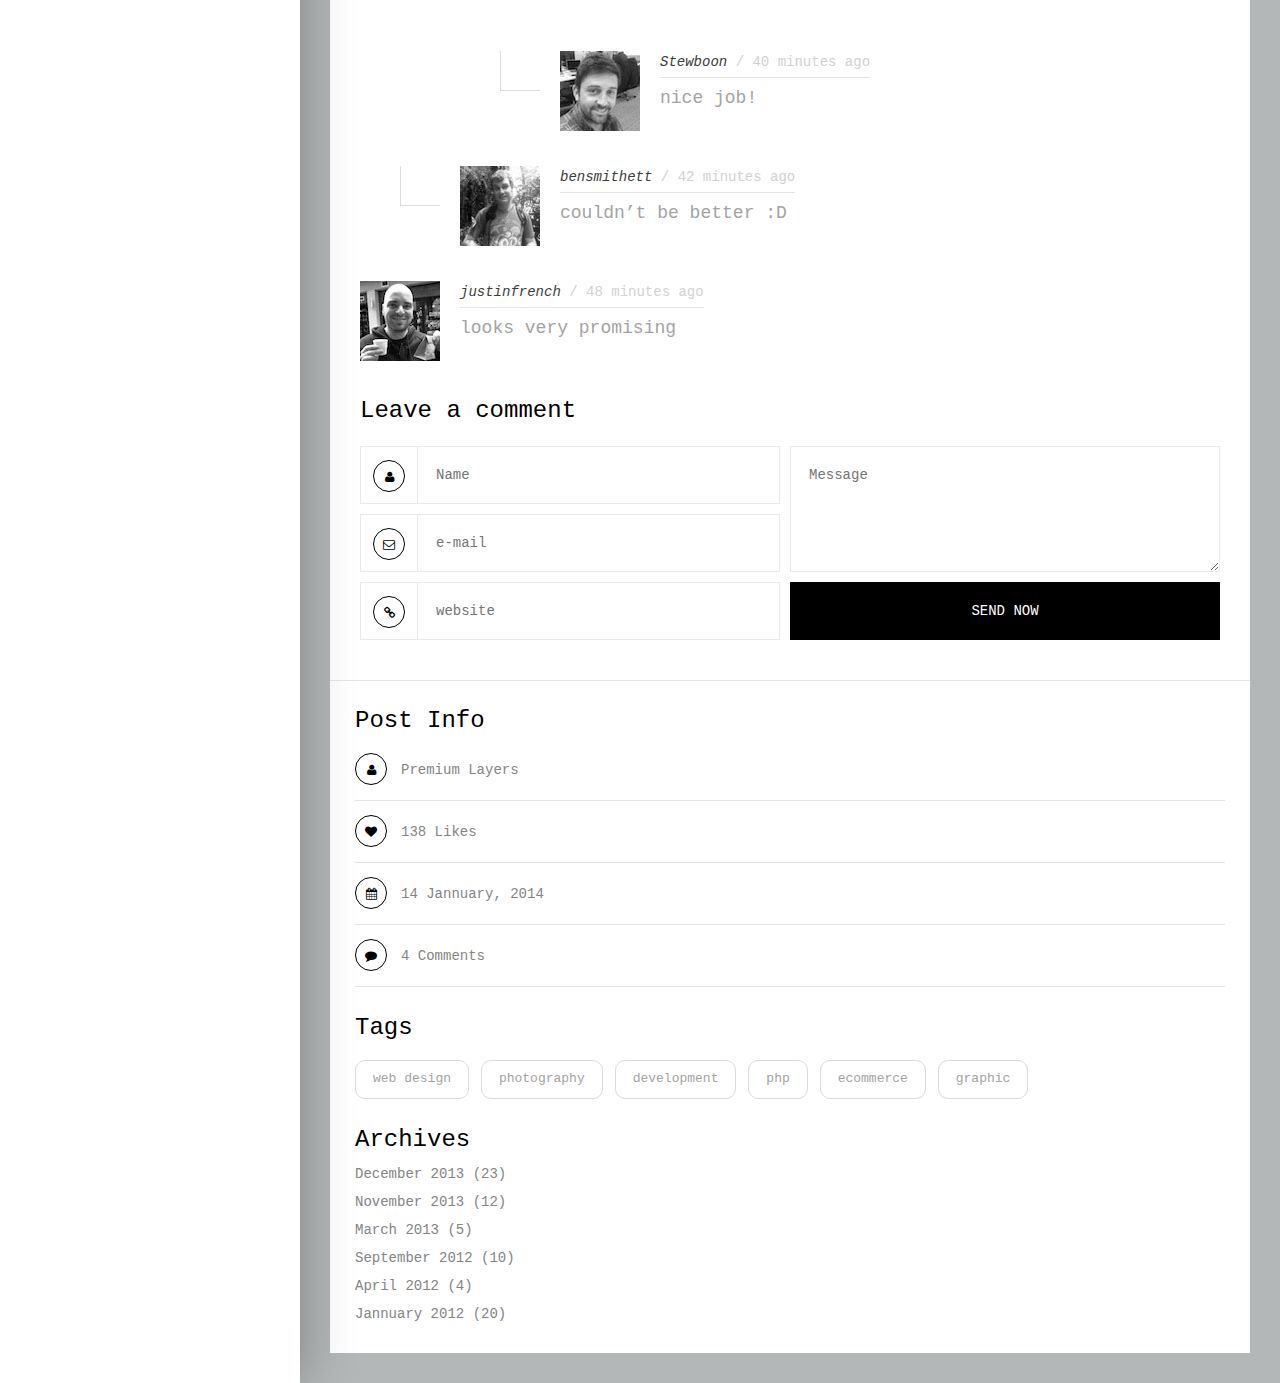
<file: single-post.html>
<!doctype html>


<html lang="en" class="no-js">
<head>
	<title>Omega</title>

	<meta charset="utf-8">

	<meta http-equiv="X-UA-Compatible" content="IE=edge,chrome=1">
	<meta name="viewport" content="width=device-width, initial-scale=1, maximum-scale=1">

	<link href='http://fonts.googleapis.com/css?family=Roboto:400,100,100italic,300,300italic,400italic,500,500italic,700,700italic' rel='stylesheet' type='text/css'>

	<link rel="stylesheet" type="text/css" href="css/bootstrap.css" media="screen">	
	<link rel="stylesheet" type="text/css" href="css/magnific-popup.css" media="screen">
	<link rel="stylesheet" type="text/css" href="css/font-awesome.css" media="screen">
	<link rel="stylesheet" type="text/css" href="css/flexslider.css" media="screen">
	<link rel="stylesheet" type="text/css" href="css/style.css" media="screen">
	<link rel="stylesheet" type="text/css" href="css/responsive.css" media="screen">
	
</head>
<body>

	<!-- Container -->
	<div id="container">
		<!-- Header
		    ================================================== -->
		<header>
			<div class="logo-box">
				<a class="logo" href="index.html"><img alt="" src="images/logo.png"></a>
			</div>
			
			<a class="elemadded responsive-link" href="#">Menu</a>

			<div class="menu-box">
				<ul class="menu">
					<li><a href="index.html"><span>Home</span></a></li>
					<li><a href="about.html"><span>About</span></a></li>
					<li><a href="blog.html"><span>blog</span></a></li>
					<li><a class="active" href="single-post.html"><span>Single Post</span></a></li>
					<li><a href="contact.html"><span>Contact</span></a></li>
				</ul>				
			</div>
			<div class="social-box">
				<ul class="social-icons">
					<li><a href="#" class="facebook" ><i class="fa fa-facebook"></i></a></li>
					<li><a href="#" class="twitter" ><i class="fa fa-twitter"></i></a></li>
					<li><a href="#" class="google" ><i class="fa fa-google-plus"></i></a></li>
					<li><a href="#" class="linkedin" ><i class="fa fa-linkedin"></i></a></li>
					<li><a href="#" class="pinterest" ><i class="fa fa-pinterest"></i></a></li>
					<li><a href="#" class="youtube" ><i class="fa fa-youtube"></i></a></li>
					<li><a href="#" class="github" ><i class="fa fa-github"></i></a></li>
				</ul>
				<p class="copyright">&#169; 2014 Omega, All Rights Reserved</p>
			</div>
		</header>
		<!-- End Header -->

		<!-- content 
			================================================== -->
		<div id="content">
			<div class="inner-content">
				<div class="single-project">
					<div class="single-box">
						<div class="single-box-content">
							<div class="project-post-content">

								<div class="flexslider">
									<ul class="slides">
										<li>
											<img alt="" src="upload/photo2.jpg" />
										</li>
										<li>
											<img alt="" src="upload/photo1.jpg" />
										</li>
										<li>
											<img alt="" src="upload/photo2.jpg" />
										</li>
										<li>
											<img alt="" src="upload/photo1.jpg" />
										</li>
									</ul>
								</div>

								<div class="project-text">
									<h1>Heavy Sand - Creative Photography</h1>
									<p>Aenean sollicitudin, lorem quis bibendum auctor, nisi elit consequat ipsum, nec sagittis sem nibh id elit. Duis sed odio sit amet nibh vulputate cursus a sit amet mauris. Morbi accumsan ipsum velit. Nam nec tellus a odio tincidunt auctor a ornare odio. Sed non  mauris vitae erat consequat auctor eu in elit. Class aptent taciti sociosqu ad litora This is Photoshop's version  of Lorem Ipsum. Proin gravida nibh vel velit auctor aliquet.</p>
									<p>Duis sed odio sit amet nibh vulputate cursus a sit amet mauris. Morbi accumsan ipsum velit. Nam nec tellus a odio tincidunt auctor a ornare odio. </p>			
								</div>
								<div class="comment-section">
									<h1>7 Comments</h1>

									<ul class="comment-tree">
										<li>
											<div class="comment-box">
												<img alt="" src="upload/avatar1.jpg">
												<div class="comment-content">
													<h6>ShaneFreer <span>/ 4 minutes ago</span></h6>
													<p>great post brainartworks</p>
												</div>
											</div>
											<ul class="depth">
												<li>
													<div class="comment-box">
														<img alt="" src="upload/avatar2.jpg">
														<div class="comment-content">
															<h6>Collis Ta'eed <span>/ 12 minutes ago</span></h6>
															<p>yeah i  really like it too, very useful!</p>
														</div>
													</div>
													<ul class="depth">
														<li>
															<div class="comment-box">
																<img alt="" src="upload/avatar3.jpg">
																<div class="comment-content">
																	<h6>Jremick <span>/ 20 minutes ago</span></h6>
																	<p>i found this post very useful too, the comment form works just perfect, keep it up guys :)</p>
																</div>
															</div>
															<ul class="depth">
																<li>
																	<div class="comment-box">
																		<img alt="" src="upload/avatar4.jpg">
																		<div class="comment-content">
																			<h6>joshjanssen <span>/ 36 minutes ago</span></h6>
																			<p>yep, especially when it comes to comment testing</p>
																		</div>
																	</div>
																</li>
															</ul>
														</li>

														<li>
															<div class="comment-box">
																<img alt="" src="upload/avatar5.jpg">
																<div class="comment-content">
																	<h6>Stewboon <span>/ 40 minutes ago</span></h6>
																	<p>nice job!</p>
																</div>
															</div>
														</li>
													</ul>
												</li>

												<li>
													<div class="comment-box">
														<img alt="" src="upload/avatar6.jpg">
														<div class="comment-content">
															<h6>bensmithett <span>/ 42 minutes ago</span></h6>
															<p>couldn’t be better :D</p>
														</div>
													</div>
												</li>
											</ul>
										</li>

										<li>
											<div class="comment-box">
												<img alt="" src="upload/avatar7.jpg">
												<div class="comment-content">
													<h6>justinfrench <span>/ 48 minutes ago</span></h6>
													<p>looks very promising</p>
												</div>
											</div>
										</li>
									</ul>
								</div>
								<form class="comment-form">
									<h1>Leave a comment</h1>
									<div class="text-fields">
										<div class="float-input">
											<input name="name" id="name" type="text" placeholder="Name">
											<span><i class="fa fa-user"></i></span>
										</div>
										<div class="float-input">
											<input name="mail" id="mail" type="text" placeholder="e-mail">
											<span><i class="fa fa-envelope-o"></i></span>
										</div>
										<div class="float-input">
											<input name="website" id="website" type="text" placeholder="website">
											<span><i class="fa fa-link"></i></span>
										</div>
									</div>

									<div class="submit-area">
										<textarea name="comment" id="comment" placeholder="Message"></textarea>
										<input type="submit" id="submit_contact" class="main-button" value="Send Now">
									</div>
								</form>
							</div>
						</div>
						<div class="sidebar">
							<div class="post-info">
								<h1>Post Info</h1>
								<ul>
									<li>
										<span><i class="fa fa-user"></i></span><a href="#">Premium Layers</a>
									</li>
									<li>
										<span><i class="fa fa-heart"></i></span><a href="#">138 Likes</a>
									</li>
									<li>
										<span><i class="fa fa-calendar"></i></span><a href="#">14 Jannuary, 2014</a>
									</li>
									<li>
										<span><i class="fa fa-comment"></i></span><a href="#">4 Comments</a>
									</li>
								</ul>
							</div>
							<div class="tags-box">
								<h1>Tags</h1>
								<ul>
									<li>
										<a href="#">web design</a>
									</li>
									<li>
										<a href="#">photography</a>
									</li>
									<li>
										<a href="#">development</a>
									</li>
									<li>
										<a href="#">php</a>
									</li>
									<li>
										<a href="#">ecommerce</a>
									</li>
									<li>
										<a href="#">graphic</a>
									</li>
								</ul>
							</div>
							<div class="archives-sidebar">
								<h1>Archives</h1>
								<ul>
									<li><a href="#">December 2013 <span>(23)</span></a></li>
									<li><a href="#">November 2013 <span>(12)</span></a></li>
									<li><a href="#">March 2013 <span>(5)</span></a></li>
									<li><a href="#">September 2012 <span>(10)</span></a></li>
									<li><a href="#">April 2012 <span>(4)</span></a></li>
									<li><a href="#">Jannuary 2012 <span>(20)</span></a></li>
								</ul>
							</div>
						</div>
					</div>

				</div>
			</div>
		</div>
		<!-- End content -->

	</div>
	<!-- End Container -->

	<div class="preloader">
		<img alt="" src="images/preloader.gif">
	</div>

	<script type="text/javascript" src="js/jquery.min.js"></script>
	<script type="text/javascript" src="js/jquery.migrate.js"></script>
	<script type="text/javascript" src="js/jquery.imagesloaded.min.js"></script>
	<script type="text/javascript" src="js/bootstrap.js"></script>
	<script type="text/javascript" src="js/jquery.flexslider.js"></script>
	<script type="text/javascript" src="js/retina-1.1.0.min.js"></script>
	<script type="text/javascript" src="js/jquery.nicescroll.min.js"></script>
	<script type="text/javascript" src="js/script.js"></script>

</body>
</html>
</file>
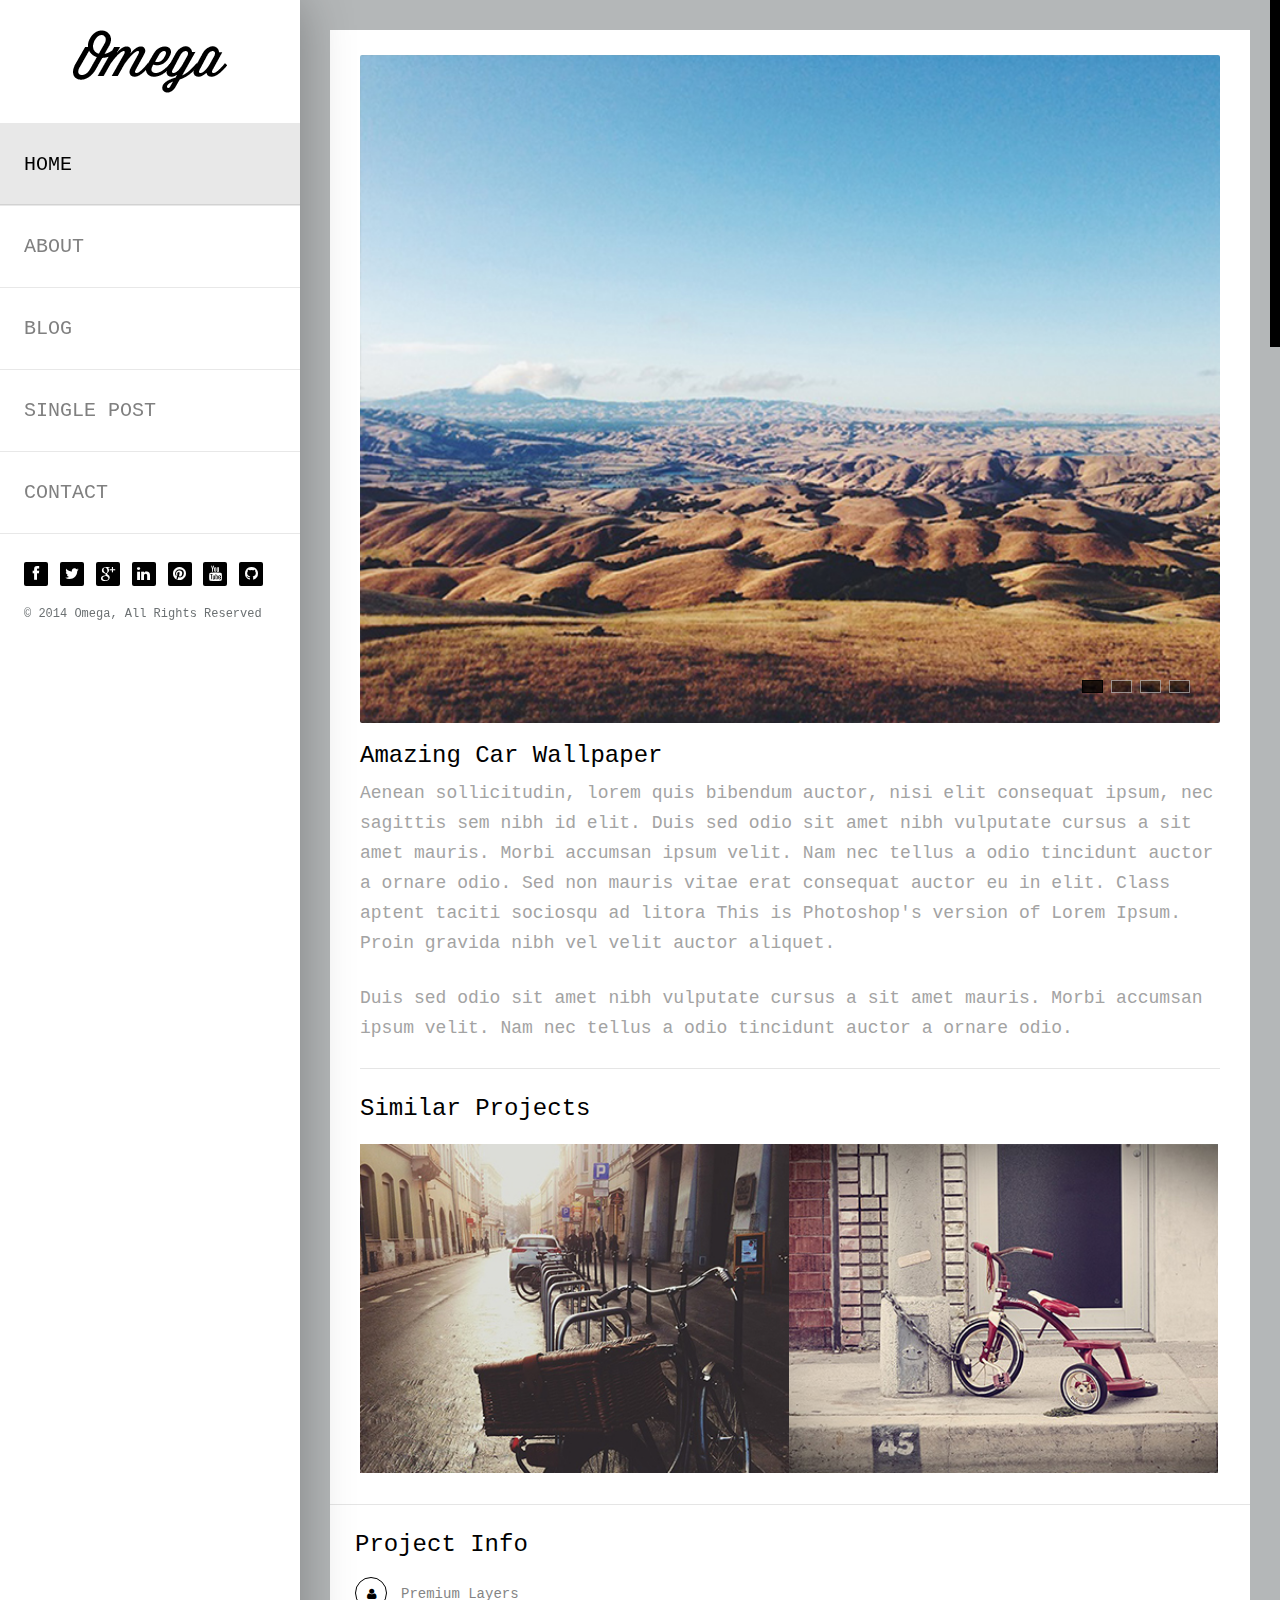
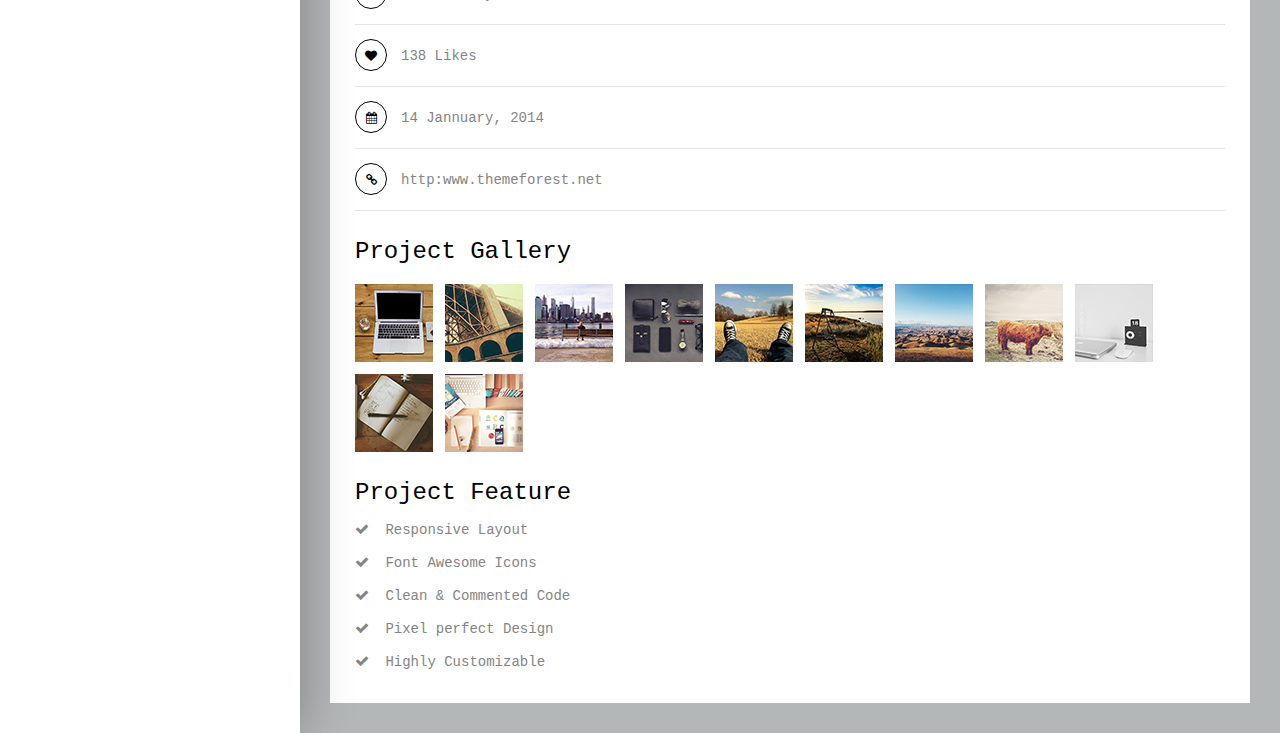
<file: single-project.html>
<!doctype html>


<html lang="en" class="no-js">
<head>
	<title>Omega</title>

	<meta charset="utf-8">

	<meta http-equiv="X-UA-Compatible" content="IE=edge,chrome=1">
	<meta name="viewport" content="width=device-width, initial-scale=1, maximum-scale=1">

	<link href='http://fonts.googleapis.com/css?family=Roboto:400,100,100italic,300,300italic,400italic,500,500italic,700,700italic' rel='stylesheet' type='text/css'>

	<link rel="stylesheet" type="text/css" href="css/bootstrap.css" media="screen">	
	<link rel="stylesheet" type="text/css" href="css/magnific-popup.css" media="screen">
	<link rel="stylesheet" type="text/css" href="css/font-awesome.css" media="screen">
	<link rel="stylesheet" type="text/css" href="css/flexslider.css" media="screen">
	<link rel="stylesheet" type="text/css" href="css/style.css" media="screen">
	<link rel="stylesheet" type="text/css" href="css/responsive.css" media="screen">
	
</head>
<body>

	<!-- Container -->
	<div id="container">
		<!-- Header
		    ================================================== -->
		<header>
			<div class="logo-box">
				<a class="logo" href="index.html"><img alt="" src="images/logo.png"></a>
			</div>
			
			<a class="elemadded responsive-link" href="#">Menu</a>

			<div class="menu-box">
				<ul class="menu">
					<li><a class="active" href="index.html"><span>Home</span></a></li>
					<li><a href="about.html"><span>About</span></a></li>
					<li><a href="blog.html"><span>blog</span></a></li>
					<li><a href="single-post.html"><span>Single Post</span></a></li>
					<li><a href="contact.html"><span>Contact</span></a></li>
				</ul>				
			</div>
			<div class="social-box">
				<ul class="social-icons">
					<li><a href="#" class="facebook" ><i class="fa fa-facebook"></i></a></li>
					<li><a href="#" class="twitter" ><i class="fa fa-twitter"></i></a></li>
					<li><a href="#" class="google" ><i class="fa fa-google-plus"></i></a></li>
					<li><a href="#" class="linkedin" ><i class="fa fa-linkedin"></i></a></li>
					<li><a href="#" class="pinterest" ><i class="fa fa-pinterest"></i></a></li>
					<li><a href="#" class="youtube" ><i class="fa fa-youtube"></i></a></li>
					<li><a href="#" class="github" ><i class="fa fa-github"></i></a></li>
				</ul>
				<p class="copyright">&#169; 2014 Omega, All Rights Reserved</p>
			</div>
		</header>
		<!-- End Header -->

		<!-- content 
			================================================== -->
		<div id="content">
			<div class="inner-content">
				<div class="single-project">

					<div class="single-box">
						<div class="single-box-content">
							<div class="project-post-content">

								<div class="flexslider">
									<ul class="slides">
										<li>
											<img alt="" src="upload/photo1.jpg" />
										</li>
										<li>
											<img alt="" src="upload/photo2.jpg" />
										</li>
										<li>
											<img alt="" src="upload/photo1.jpg" />
										</li>
										<li>
											<img alt="" src="upload/photo2.jpg" />
										</li>
									</ul>
								</div>

								<div class="project-text">
									<h1>Amazing Car Wallpaper</h1>
									<p>Aenean sollicitudin, lorem quis bibendum auctor, nisi elit consequat ipsum, nec sagittis sem nibh id elit. Duis sed odio sit amet nibh vulputate cursus a sit amet mauris. Morbi accumsan ipsum velit. Nam nec tellus a odio tincidunt auctor a ornare odio. Sed non  mauris vitae erat consequat auctor eu in elit. Class aptent taciti sociosqu ad litora This is Photoshop's version  of Lorem Ipsum. Proin gravida nibh vel velit auctor aliquet.</p>
									<p>Duis sed odio sit amet nibh vulputate cursus a sit amet mauris. Morbi accumsan ipsum velit. Nam nec tellus a odio tincidunt auctor a ornare odio. </p>			
								</div>

								<div class="similar-projects">
									<h1>Similar Projects</h1>
									<div class="portfolio-box">
										<div class="project-post">
											<img alt="" src="upload/image1.jpg">
											<div class="hover-box">
												<div class="project-title">
													<h2>Cool App Design</h2>
													<span>development, mobile</span>
													<div><a href="single-project.html"><i class="fa fa-arrow-right"></i></a></div>
												</div>
											</div>
										</div>

										<div class="project-post">
											<img alt="" src="upload/image2.jpg">
											<div class="hover-box">
												<div class="project-title">
													<h2>Cool App Design</h2>
													<span>development, mobile</span>
													<div><a href="single-project.html"><i class="fa fa-arrow-right"></i></a></div>
												</div>
											</div>
										</div>
									</div>
								</div>
							</div>						
						</div>
						<div class="sidebar">
							<div class="post-info">
								<h1>Project Info</h1>
								<ul>
									<li>
										<span><i class="fa fa-user"></i></span><a href="#">Premium Layers</a>
									</li>
									<li>
										<span><i class="fa fa-heart"></i></span><a href="#">138 Likes</a>
									</li>
									<li>
										<span><i class="fa fa-calendar"></i></span><a href="#">14 Jannuary, 2014</a>
									</li>
									<li>
										<span><i class="fa fa-link"></i></span><a href="#">http:www.themeforest.net</a>
									</li>
								</ul>
							</div>
							<div class="project-gallery">
								<h1>Project Gallery</h1>
								<ul>
									<li>
										<a href="#"><img alt="" src="upload/thumb1.jpg"></a>
									</li>
									<li>
										<a href="#"><img alt="" src="upload/thumb2.jpg"></a>
									</li>
									<li>
										<a href="#"><img alt="" src="upload/thumb3.jpg"></a>
									</li>
									<li>
										<a href="#"><img alt="" src="upload/thumb4.jpg"></a>
									</li>
									<li>
										<a href="#"><img alt="" src="upload/thumb5.jpg"></a>
									</li>
									<li>
										<a href="#"><img alt="" src="upload/thumb6.jpg"></a>
									</li>
									<li>
										<a href="#"><img alt="" src="upload/thumb7.jpg"></a>
									</li>
									<li>
										<a href="#"><img alt="" src="upload/thumb8.jpg"></a>
									</li>
									<li>
										<a href="#"><img alt="" src="upload/thumb9.jpg"></a>
									</li>
									<li>
										<a href="#"><img alt="" src="upload/thumb10.jpg"></a>
									</li>
									<li>
										<a href="#"><img alt="" src="upload/thumb11.jpg"></a>
									</li>
								</ul>
							</div>
							<div class="project-feature">
								<h1>Project Feature</h1>
								<ul>
									<li>
										Responsive Layout
									</li>
									<li>
										Font Awesome Icons
									</li>
									<li>
										Clean &#38; Commented Code
									</li>
									<li>
										Pixel perfect Design
									</li>
									<li>
										Highly Customizable
									</li>
								</ul>
							</div>
						</div>
					</div>

				</div>
			</div>
		</div>
		<!-- End content -->

	</div>
	<!-- End Container -->

	<div class="preloader">
		<img alt="" src="images/preloader.gif">
	</div>

	<script type="text/javascript" src="js/jquery.min.js"></script>
	<script type="text/javascript" src="js/jquery.migrate.js"></script>
	<script type="text/javascript" src="js/jquery.magnific-popup.min.js"></script>
	<script type="text/javascript" src="js/bootstrap.js"></script>
	<script type="text/javascript" src="js/jquery.imagesloaded.min.js"></script>
  	<script type="text/javascript" src="js/jquery.isotope.min.js"></script>
	<script type="text/javascript" src="js/jquery.flexslider.js"></script>
	<script type="text/javascript" src="js/retina-1.1.0.min.js"></script>
	<script type="text/javascript" src="js/jquery.nicescroll.min.js"></script>
	<script type="text/javascript" src="js/script.js"></script>


</body>
</html>
</file>
<file: css/style.css>
/*-------------------------------------------------
 =  Table of Css

 1.Isotope                              
 2.Header                          
 3.General code                   
 4.content                              
 5.blog page      
 6.Project page                               
 7.Single post                            
 8.About page                            
 9.Contact page

-------------------------------------------------*/

/*-------------------------------------------------------*/
/* 1. Isotope filtering
/*-------------------------------------------------------*/
.isotope-item {
    z-index: 2;
}
.isotope-hidden.isotope-item {
    pointer-events: none;
    z-index: 1;
}
.isotope, .isotope .isotope-item {/* change duration value to whatever you like */
    -webkit-transition-duration: 0.8s;
    -moz-transition-duration: 0.8s;
    transition-duration: 0.8s;
}
.isotope {
    -webkit-transition-property: height, width;
    -moz-transition-property: height, width;
    transition-property: height, width;
}
.isotope .isotope-item {
    -webkit-transition-property: -webkit-transform, opacity;
    -moz-transition-property:-moz-transform, opacity;
    transition-property:transform, opacity;
}

/*-------------------------------------------------*/
/* =  Header
/*-------------------------------------------------*/

header {
    display: block;
    width: 300px;
    float: left;
    background: #fff;
    text-align: left;
    z-index: 4;
    position: relative;
    box-shadow: 0 0 50px rgba(0,0,0,0.3);
    -webkit-box-shadow: 0 0 50px rgba(0,0,0,0.3);
    -moz-box-shadow: 0 0 50px rgba(0,0,0,0.3);
    -o-box-shadow: 0 0 50px rgba(0,0,0,0.3);
}

.logo-box {
    padding: 30px 30px;
    background: #fff;
    text-align: center;
}

a.logo {
    display: inline-block;
}

p.slogan {
    color: #fff;
    font-size: 24px;
    font-family: Courier, sans-serif;
    font-weight: 300;
    font-style: italic;
    margin: 0;
    line-height: 30px;
}

ul.menu,
ul.archives,
ul.categories {
    padding: 0;
    margin: 0;
}

a.elemadded {
    display: none;
    color: #fff;
    font-size: 16px;
    font-family: Courier, sans-serif;
    text-transform: uppercase;
    padding: 20px;
    background: #000;
    text-decoration: none;
    border-bottom: 1px solid rgba(0,0,0,0.1);
    transition: all 0.17s ease-in-out;
    -moz-transition: all 0.17s ease-in-out;
    -webkit-transition: all 0.17s ease-in-out;
    -o-transition: all 0.17s ease-in-out;
}

a.elemadded:hover {
}

ul.menu li {
    list-style: none;


}

ul.menu li a {
    position: relative;
    display: inline-block;
    width: 100%;
    padding: 18px 24px;
    color: #808080;
    font-size: 20px;
    font-family: Courier;
    font-weight: 300;
    text-transform: uppercase;
    text-decoration: none;
    line-height: 20px;
    transition: all 0.3 linear;
    -moz-transition: all 0.3 linear;
    -webkit-transition: all 0.3 linear;
    -o-transition: all 0.3 linear;
    background:#fff;
    line-height: 45px;
    border-top:1px solid #e8e8e8;
   
}

ul.menu li a:first-child {

}


ul.menu li a:after {
    position: absolute;
    content: '';
    top: 0;
    left: 0;
    width: 0;
    height: 100%;
    transition: all 0.15s linear;
    -moz-transition: all 0.15s linear;
    -webkit-transition: all 0.15s linear;
    -o-transition: all 0.15s linear;
    background: #e8e8e8;
    border-bottom: 1px solid #d2d2d2;

}

ul.menu li a span {
    position: relative;
    z-index: 2;
}

ul.menu li a:hover:after,
ul.menu li a.active:after {
    width: 100%;

}
.menu a.active {

    color:#000;
}

div.filter-box {
    border-top: 1px solid #202426;
    border-bottom: 1px solid #1e282b;
    padding: 20px 24px;
    background:#000;
}

div.filter-box h3 {
    color: #fff;
    font-size: 19px;
    font-family: Courier, sans-serif;
    font-weight: 300;
    margin: 0 0 10px;
    line-height: 30px;
}

div.filter-box h3 i {
    margin-left: 12px;
}

div.filter-box ul {
    padding: 0;
    margin: 0;
}

div.filter-box ul li a {
    display: inline-block;
    color: #6b7072;
    font-size: 13px;
    font-family: Courier, sans-serif;
    font-weight: 300;
    line-height: 24px;
    text-shadow: 0 0 4px #22282b;
    text-decoration: none;
    -webkit-text-shadow: 0 0 3px #22282b;
    -moz-text-shadow: 0 0 3px #22282b;
    -o-text-shadow: 0 0 3px #22282b;
    transition: all 0.17s ease-in-out;
    -moz-transition: all 0.17s ease-in-out;
    -webkit-transition: all 0.17s ease-in-out;
    -o-transition: all 0.17s ease-in-out;
}

div.filter-box ul li a:hover,
div.filter-box ul li a.active {
    color: #ffffff;
}

.social-box {
    padding: 28px 24px;
    overflow: hidden;
    border-top:1px solid #e8e8e8;
}

ul.social-icons {
    padding: 0;
    margin: 0;
}

ul.social-icons li {
    list-style: none;
    display: inline-block;
    margin-left: 8px;
}

ul.social-icons li:first-child {
    margin-left: 0px;
}

ul.social-icons li a {
    display: inline-block;
    margin: 0;
    width: 24px;
    height: 24px;
    border-radius: 2px;
    -webkit-border-radius: 2px;
    -moz-border-radius: 2px;
    -o-border-radius: 2px;
    text-decoration: none;
    text-align: center;
    transition: all 0.17s ease-in-out;
    -moz-transition: all 0.17s ease-in-out;
    -webkit-transition: all 0.17s ease-in-out;
    -o-transition: all 0.17s ease-in-out;
}

ul.social-icons li a.facebook {
    background: #000;
}

ul.social-icons li a.twitter {
    background: #000;
}

ul.social-icons li a.github {
    background: #000;
}

ul.social-icons li a.pinterest {
    background: #000;
}

ul.social-icons li a.google {
    background: #000;
}

ul.social-icons li a.youtube {
    background: #000;
}

ul.social-icons li a.linkedin {
    background: #000;
}

ul.social-icons li a:hover {
    transform: scale(1.2);
    -webkit-transform: scale(1.2);
    -moz-transform: scale(1.2);
    -o-transform: scale(1.2);
    -ms-transform: scale(1.2);
}

ul.social-icons li a i {
    color: #fff;
    font-size: 15px;
    line-height: 24px;
    transition: all 0.17s ease-in-out;
    -moz-transition: all 0.17s ease-in-out;
    -webkit-transition: all 0.17s ease-in-out;
    -o-transition: all 0.17s ease-in-out;
}

ul.social-icons li a.github i {
    color: #fff;
}

p.copyright {
    color: #6b7072;
    font-size: 12px;
    font-family: Courier, sans-serif;
    font-weight: 300;
    margin-top: 18px;
    line-height: 20px;
}
/*-------------------------------------------------*/
/* =  General code
/*-------------------------------------------------*/

html{
    height:100%;
}

body {
    background: #fff;
    height: 100%;
    opacity: 0;
}

body.active {
    opacity: 1;
	height:auto!important;
}

#container {
    height: 100%;
    opacity: 0;
    transition: all 0.17s ease-in-out;
    -moz-transition: all 0.17s ease-in-out;
    -webkit-transition: all 0.17s ease-in-out;
    -o-transition: all 0.17s ease-in-out;
}

#container.active {
    opacity: 1;
}

ul {
    padding: 0;
    margin: 0;
}

ul li {
    list-style: none;
}

.preloader {
    position: fixed;
    top: 50%;
    left: 50%;
    width: 160px;
    height: 24px;
    margin-top: -12px;
    margin-left: -80px;
    -webkit-backface-visibility: hidden;
    transition: all 0.17s ease-in-out;
    -moz-transition: all 0.17s ease-in-out;
    -webkit-transition: all 0.17s ease-in-out;
    -o-transition: all 0.17s ease-in-out;
}

.preloader img {
    -webkit-backface-visibility: hidden;
}

.info-box {
    position: fixed;
    top: 0;
    right: 0;
    width: 90px;
    height: 90px;
    z-index: 999;
}

.info-box a.info-toggle {
    float: right;
    display: inline-block;
    width: 90px;
    height: 90px;
    background: rgba(255,255,255,0.9);
    text-decoration: none;
    padding: 15px;
    transition: all 0.17s ease-in-out;
    -moz-transition: all 0.17s ease-in-out;
    -webkit-transition: all 0.17s ease-in-out;
    -o-transition: all 0.17s ease-in-out;
}

.info-box a.info-toggle i {
    width: 61px;
    height: 61px;
    display: inline-block;
    border: 1px solid #000;
    color: #000;
    text-align: center;
    line-height: 61px;
    border-radius: 50%;
    -webkit-border-radius: 50%;
    -moz-border-radius: 50%;
    -o-border-radius: 50%;
    font-size: 28px;
    transition: all 0.17s ease-in-out;
    -moz-transition: all 0.17s ease-in-out;
    -webkit-transition: all 0.17s ease-in-out;
    -o-transition: all 0.17s ease-in-out;
}

.info-box a.info-toggle:hover i {
    transform: scale(0.8);
    -webkit-transform: scale(0.8);
    -moz-transform: scale(0.8);
    -o-transform: scale(0.8);
    -ms-transform: scale(0.8);
}

.info-content {
    clear: both;
    background: rgba(0,0,0,0.7);
    padding: 20px 18px 4px;
    visibility: hidden;
    width: 285px;
    position: absolute;
    right: 0;
    top: 90px;
    transform: scale(0);
    -webkit-transform: scale(0);
    -moz-transform: scale(0);
    -o-transform: scale(0);
    -ms-transform: scale(0);
    transition: all 0.17s ease-in-out;
    -moz-transition: all 0.17s ease-in-out;
    -webkit-transition: all 0.17s ease-in-out;
    -o-transition: all 0.17s ease-in-out;
}

.info-content.active {
    visibility: visible;
    transform: scale(1);
    -webkit-transform: scale(1);
    -moz-transform: scale(1);
    -o-transform: scale(1);
    -ms-transform: scale(1);
}

.info-content ul li {
    color: #fff;
    font-size: 16px;
    line-height: 15px;
    font-family: Courier, sans-serif;
    font-weight: 300;
    margin-bottom: 18px;
}

.info-content ul li i {
    font-size: 20px;
    margin-right: 12px;
}

.info-content ul li a {
    color: #fff;
}


/*-------------------------------------------------*/
/* =  content
/*-------------------------------------------------*/

#content {
    position: relative;
    padding-left: 300px;
    height: 100%;
}

.project-post {
    width: 24.99%;
    margin: 0;
    overflow: hidden;
}

.project-post img {
    width: 100%;
}

.project-post .hover-box {
    position: absolute;
    width: 100%;
    height: 100%;
    background: rgba(0,0,0,0.9);
    text-align: center;
    top: 0;
    left: 0;
    visibility: hidden\0/;
    transition: all 0.33s ease-in-out;
    -moz-transition: all 0.33s ease-in-out;
    -webkit-transition: all 0.33s ease-in-out;
    -o-transition: all 0.33s ease-in-out;
    -webkit-transform-origin: 0 0;
    -moz-transform-origin: 0 0;
    -ms-transform-origin: 0 0;
    -o-transform-origin: 0 0;
    transform-origin: 0 0;
    -webkit-transform: rotateX(-90deg) rotateY(-90deg);
    -moz-transform: rotateX(-90deg) rotateY(-90deg);
    -ms-transform: rotateX(-90deg) rotateY(-90deg);
    -o-transform: rotateX(-90deg) rotateY(-90deg);
    transform: rotateX(-90deg) rotateY(-90deg);
}

.project-post:hover .hover-box {
    visibility: visible\0/;
    -webkit-transform: rotateX(0deg) rotateY(0deg);
    -moz-transform: rotateX(0deg) rotateY(0deg);
    -ms-transform: rotateX(0deg) rotateY(0deg);
    -o-transform: rotateX(0deg) rotateY(0deg);
    transform: rotateX(0deg) rotateY(0deg);
}

.nicescroll-rails {
    z-index: 999999!important;
}

#ascrail2000 > div {
    background:#000!important;
}

.project-title {
    position: absolute;
    z-index: 2;
    left: 0;
    width: 100%;
    top: 50%;
    margin-top: -75px;
}

.project-title h2 {
    color: #fff;
    font-size: 24px;
    font-family: Courier, sans-serif;
    font-weight: 300;
    line-height: 30px;
    margin: 0;
}

.project-title span {
    display: inline-block;
    color: #fff;
    font-size: 12px;
    font-family: Courier, sans-serif;
    font-weight: 300;
    padding-bottom: 12px;
    border-bottom: 1px solid #fff;
    margin: 0 0 18px;
}

.project-title a {
    display: inline-block;
    clear: both;
    width: 61px;
    height: 61px;
    border: 1px solid #fff;
    text-align: center;
    text-decoration: none;
    border-radius: 50%;
    -webkit-border-radius: 50%;
    -moz-border-radius: 50%;
    -o-border-radius: 50%;
    transition: all 0.2s ease-in-out;
    -moz-transition: all 0.2s ease-in-out;
    -webkit-transition: all 0.2s ease-in-out;
    -o-transition: all 0.2s ease-in-out;
}

.project-title a:hover {
    transform: scale(1.2);
    -webkit-transform: scale(1.2);
    -moz-transform: scale(1.2);
    -o-transform: scale(1.2);
    -ms-transform: scale(1.2);
}

.project-title a i {
    color: #fff;
    font-size: 18px;
    line-height: 61px;
}

/*-------------------------------------------------*/
/* =  blog-page
/*-------------------------------------------------*/


.blog-page {
    padding: 12px;
    margin: 0;
    overflow: hidden;
    position: relative;
}

.blog-post {
    width: 20%;
    padding: 12px;
}


.blog-post .flexslider {
    margin: 0 !important;
}

.inner-post {
    box-shadow: 0 0 8px #787878;    
}

.blog-post img {
    width: 100%;
    border-radius: 0 !important;
    -webkit-border-radius: 0 !important;
    -moz-border-radius: 0 !important;
    -o-border-radius: 0 !important;
}

.post-content {
    background: #fff;
    padding: 15px 20px;
}

.post-content h2 {
    color: #000;
    font-size: 18px;
    font-family: Courier, sans-serif;
    font-weight: 300;
    line-height: 26px;
    margin: 0 0 4px;
}

.post-content h2 a {
    color: #000;
}

.post-content p {
    color: #9c9c9c;
    font-size: 13px;
    font-family: Courier, sans-serif;
    font-weight: 300;
    line-height: 22px;
    margin: 0;
}

.post-tags {
    padding: 15px 20px;
    background: #fff;
    margin: 0;
    border-top: 1px solid #e3e3e3;
}

.post-tags li {
    display: inline-block;
    margin-right: 18px;
}

.post-tags li:last-child {
    margin-right: 0px;
}

.post-tags li a {
    display: inline-block;
    color: #9a9a9a;
    font-size: 13px;
    font-family: Courier, sans-serif;
    font-weight: 300;
    text-decoration: none;
    line-height: 22px;
}

.post-tags li a i {
    color: #818181;
    font-size: 14px;
    margin-right: 8px;
}

.link-post .post-content {
    background: #000;
    padding: 20px 30px;
    text-align: center;
}

.link-post .post-content p {
    color: #fff;
    font-size: 18px;
    line-height: 26px;
    margin: 0;
}

.link-post .post-content a {
    display: inline-block;
    color: #fff;
    font-size: 14px;
    line-height: 26px;
    font-family: Courier, sans-serif;
    font-weight: 700;
    font-style: italic;
    margin: 0;
}

.video-post iframe {
    display: block;
    width: 100%;
    height: 170px;
    border: none;
    margin: 0;
}

.quote-post .post-content {
    background: #000;
    text-align: center;
    padding: 30px 34px;
}

.quote-post blockquote {
    position: relative;
    border: none;
    color: #fff;
    font-size: 21px;
    font-family: georgia;
    line-height: 26px;
    font-style: italic;
    padding: 0;
    margin-bottom: 40px;
}

.quote-post blockquote:after {
    position: absolute;
    width: 23px;
    height: 17px;
    top: 100%;
    margin-top: 12px;
    left: 50%;
    margin-left: -9px;
    background: url('../images/quote.png') center center no-repeat;
}

.quote-post span {
    color: #fff;
    font-size: 18px;
    font-family: Courier, sans-serif;
    font-weight: 300;
    margin: 0;
}

.aside-post .post-content {
    background: #000;
    padding: 18px 25px;
    border-left: 15px solid #222; 
}

.aside-post .post-content h2 {
    color: #fff; 
}

.aside-post .post-content p {
    color: #9c9c9c;
    margin-bottom: 0;
}

.photo-post a {
    position: absolute;
    top: 50%;
    left: 50%;
    width: 61px;
    height: 61px;
    margin-top: -30px;
    margin-left: -30px;
    border: 1px solid #fff;
    border-radius: 50%;
    -webkit-border-radius: 50%;
    -moz-border-radius: 50%;
    -o-border-radius: 50%;
    text-align: center;
    text-decoration: none;
    line-height: 61px;
    font-family: Courier, sans-serif;
    font-size: 18px;
    color: #fff;
    font-weight: 300;
    transition: all 0.17s ease-in-out;
    -moz-transition: all 0.17s ease-in-out;
    -webkit-transition: all 0.17s ease-in-out;
    -o-transition: all 0.17s ease-in-out;
    transform: scale(0.0);
    -webkit-transform: scale(0.0);
    -moz-transform: scale(0.0);
    -o-transform: scale(0.0);
    -ms-transform: scale(0.0);
}

.photo-post:hover a {
    transform: scale(1.0);
    -webkit-transform: scale(1.0);
    -moz-transform: scale(1.0);
    -o-transform: scale(1.0);
    -ms-transform: scale(1.0);
}

.mfp-zoom-out-cur .mfp-image-holder .mfp-close {
    outline: none;
}

.blog-page-link {
    display: block;
    margin: 13px auto;
    width: 185px;
    padding: 16px;
    background: #000;
    color: #fff !important;
    font-size: 20px;
    font-family: Courier, sans-serif;
    font-weight: 300;
    text-transform: uppercase;
    text-align: center;
    text-decoration: none!important;
    transition: all 0.17s ease-in-out;
    -moz-transition: all 0.17s ease-in-out;
    -webkit-transition: all 0.17s ease-in-out;
    -o-transition: all 0.17s ease-in-out;
}

.blog-page-link:hover {
    opacity: 0.8;
}

/*-------------------------------------------------*/
/* =  project-page
/*-------------------------------------------------*/

.single-project {
    padding: 30px;
}

.single-box {
    background: #fff;
    overflow: hidden;
}

.single-box-content {
    width: 50%;
    float: left;
    border-right: 1px solid #e5e5e5;
}

.sidebar {
    width: 50%;
    float: left;
    padding: 25px;
}

.project-post-content {
    padding: 25px 30px 30px;
}

.project-post-content h1,
.sidebar h1 {
    color: #000;
    font-size: 24px;
    font-family: Courier, sans-serif;
    font-weight: 300;
    margin: 0 0 7px;
    line-height: 30px;
}

.project-post-content p,
.about-section p {
    color: #a3a3a3;
    font-size: 18px;
    font-family: Courier, sans-serif;
    font-weight: 300;
    margin: 0 0 25px;
    line-height: 30px;
}

.project-text {
    border-bottom: 1px solid #e5e5e5;
    margin-bottom: 25px;
}

.similar-projects h1 {
    margin-bottom: 20px;
}

.similar-projects .project-post {
    width: 49.9%;
}

.sidebar h1 {
    margin-bottom: 17px;
}

.post-info {
    margin-bottom: 26px;
}

.post-info ul li {
    padding: 14px 0;
    border-bottom: 1px solid #e5e5e5;
}

.post-info ul li:first-child {
    padding: 0 0 14px;
}

.post-info ul li span {
    display: inline-block;
    width: 32px;
    height: 32px;
    border: 1px solid #000;
    text-align: center;
    border-radius: 50%;
    -webkit-border-radius: 50%;
    -moz-border-radius: 50%;
    -o-border-radius: 50%;
    margin-right: 14px;
}

.post-info ul li span i {
    color: #000;
    line-height: 32px;
    font-size: 12px;
}

.post-info ul li a {
    text-decoration: none;
    display: inline-block;
    color: #848484;
    font-size: 14px;
    font-family: Courier, sans-serif;
    font-weight: 300;
    line-height: 32px;
}

.project-gallery ul {
    overflow: hidden;
}

.project-gallery ul li {
    float: left;
    margin-right: 12px;
    margin-bottom: 12px;
}

.project-gallery ul li a {
    display: inline-block;
    max-width: 78px;
    transition: all 0.2s ease-in-out;
    -moz-transition: all 0.2s ease-in-out;
    -webkit-transition: all 0.2s ease-in-out;
    -o-transition: all 0.2s ease-in-out;
}

.project-gallery ul li a:hover {
    opacity: 0.7;
}

.project-gallery ul li a img {
    width: 100%;
}

.project-gallery {
    margin-bottom: 14px;
}

.project-feature h1 {
    margin-bottom: 5px;
}

.project-feature ul li {
    color: #848484;
    font-size: 14px;
    font-family: Courier, sans-serif;
    font-weight: 300;
    line-height: 32px;
}

.project-feature ul li:before {
    content: '\f00c';
    font-family: 'FontAwesome';
    margin-right: 8px;
}

/*-------------------------------------------------*/
/* =  single post
/*-------------------------------------------------*/

.tags-box {
    margin-bottom: 16px;
}

.tags-box ul li {
    display: inline-block;
    margin-right: 8px;
    margin-bottom: 10px;
}

.tags-box ul li a {
    display: inline-block;
    color: #a3a3a3;
    font-size: 13px;
    font-family: Courier, sans-serif;
    font-weight: 300;
    padding: 9px 17px;
    border-radius: 10px;
    -webkit-border-radius: 10px;
    -moz-border-radius: 10px;
    -o-border-radius: 10px;
    border: 1px solid #dbdbdb;
    text-decoration: none;
    transition: all 0.17s ease-in-out;
    -moz-transition: all 0.17s ease-in-out;
    -webkit-transition: all 0.17s ease-in-out;
    -o-transition: all 0.17s ease-in-out;
}

.tags-box ul li a:hover {
    color: #000;
    border: 1px solid #000;
}

.archives-sidebar ul li a {
    display: inline-block;
    color: #848484;
    font-size: 14px;
    font-family: Courier, sans-serif;
    font-weight: 300;
    text-decoration: none;
    line-height: 28px;
    transition: all 0.17s ease-in-out;
    -moz-transition: all 0.17s ease-in-out;
    -webkit-transition: all 0.17s ease-in-out;
    -o-transition: all 0.17s ease-in-out;
}

.archives-sidebar h1 {
    margin-bottom: 5px;
}

.archives-sidebar ul li a:hover {
    color: #000;
}

.comment-section h1 {
    margin-bottom: 15px;
}

.comment-box {
    overflow: hidden;
    margin-bottom: 30px;
}

.comment-box img {
    float: left;
    max-width: 80px;
}

ul.depth {
    margin-left: 100px;
}

ul.depth li {
    position: relative;
}

ul.depth li:before {
    position: absolute;
    content: '';
    width: 40px;
    height: 40px;
    top: 0;
    left: -60px;
    border-left: 1px solid #dddddd;
    border-bottom: 1px solid #dddddd;
}

.comment-content {
    padding-left: 100px;
}

.comment-content h6 {
    color: #3c3c3c;
    font-size: 14px;
    font-family: Courier, sans-serif;
    font-style: italic;
    line-height: 22px;
    border-bottom: 1px solid #e5e5e5;
    display: inline-block;
    margin: -4px 0 7px;
    padding-bottom: 4px;
}

.comment-content h6 span {
    color: #d1d1d1;
    font-style: normal;
}

.comment-content p {
    color: #a3a3a3;
    line-height: 26px;
}

/*-------------------------------------------------*/
/* =  about-page
/*-------------------------------------------------*/

.about-page {
    padding: 30px;
}

.about-box {
    background: #fff;
    overflow: hidden;
}

.about-content {
    width: 50%;
    float: left;
    padding: 30px 30px 0;
    border-right: 1px solid #e5e5e5;
}

.about-section > img {
    width: 100%;
    margin-bottom: 20px;
}

.about-section h1 {
    color: #000;
    font-size: 24px;
    font-family: Courier, sans-serif;
    font-weight: 300;
    margin: 0 0 5px;
    line-height: 30px;    
}

.about-section {
    border-bottom: 1px solid #e5e5e5;
    margin-bottom: 20px;
}

.last-section {
    border: none;
    margin: 0;
}

.last-section h1 {
    margin-bottom: 20px;
}

.team-post {
    position: relative;
    margin-bottom: 30px;
    overflow: hidden;
}

.team-post img {
    width: 100%;
    -webkit-backface-visibility: hidden;
}

.team-hover {
    position: absolute;
    top: 0;
    left: 0;
    width: 100%;
    height: 100%;
    background: rgba(0,0,0,0.9);
    text-align: center;
    border-radius: 50%;
    -webkit-border-radius: 50%;
    -moz-border-radius: 50%;
    -o-border-radius: 50%;
    transition: all 0.2s ease-in-out;
    -moz-transition: all 0.2s ease-in-out;
    -webkit-transition: all 0.2s ease-in-out;
    -o-transition: all 0.2s ease-in-out;
    transform: scale(0);
    -webkit-transform: scale(0);
    -moz-transform: scale(0);
    -o-transform: scale(0);
    overflow: hidden;
}

.team-post:hover .team-hover {
    border-radius: 0;
    -webkit-border-radius: 0;
    -moz-border-radius: 0;
    -o-border-radius: 0;
    transform: scale(1);
    -webkit-transform: scale(1);
    -moz-transform: scale(1);
    -o-transform: scale(1);
}

.team-data {
    position: relative;
    top: 50%;
    margin-top: -16px;
}

.team-post h3 {
    color: #fff;
    font-size: 16px;
    font-family: Courier, sans-serif;
    line-height: 16px;
    text-transform: uppercase;
    margin: 0;
}

.team-post span {
    color: #fff;
    font-size: 13px;
    font-family: Courier, sans-serif;
    font-weight: 300;
    line-height: 16px;
    margin: 0;
}

.skills-progress {
    margin-bottom: 30px;
}

.skills-progress p {
    color: #000000;
    font-size: 13px;
    font-family: Courier, sans-serif;
    font-weight: 300;
    line-height: 26px;
    clear: both;
    margin-bottom: 0px;
}

.skills-progress p span {
    font-size: 14px;
    float: right;
}

.meter { 
    height: 33px;  /* Can be anything */
    position: relative;
    background: #fff;
    border: 1px solid #dbdbdb;
    margin-bottom: 12px;
}

.meter > span {
    display: block;
    height: 100%;
    position: relative;
    overflow: hidden;
    background: url('../images/skills-pattern.png');
}

.client-test {
    overflow: hidden;
}

.client-test img {
    float: left;
    max-width: 80px;
    margin-right: 24px;
}

.client-test h3 {
    color: #fff;
    font-size: 15px;
    font-family: Courier, sans-serif;
    font-style: italic;
    padding: 27px 25px;
    margin: 0;
    margin-left: 80px;
    line-height: 26px;
    background: #000;
}

.testimonial p {
    color: #a3a3a3;
    font-size: 18px;
    font-family: Courier, sans-serif;
    font-weight: 300;
    line-height: 30px;
    margin: 0;
    padding: 16px 30px;
    border: 1px solid #ececec;
}

.testimonial {
    margin-bottom: 25px;
}

.skills-progress h1 {
    margin-bottom: 6px;
}

.services h1 {
    margin-bottom: 6px;
}

.services ul li a {
    display: inline-block;
    color: #848484;
    font-size: 14px;
    font-family: Courier, sans-serif;
    font-weight: 300;
    line-height: 28px;
    text-decoration: none;
}

.services ul li {
    position: relative;
    padding-left: 11px;
}

.services ul li:before {
    content: '';
    width: 4px;
    height: 4px;
    background: #848484;
    border-radius: 50%;
    -webkit-border-radius: 50%;
    -moz-border-radius: 50%;
    -o-border-radius: 50%;
    top: 12px;
    left: 0;
    margin-right: 7px;
    position: absolute;
}

/*-------------------------------------------------*/
/* =  contact-page
/*-------------------------------------------------*/

.contact-page {
    padding-top: 30px;
}

#map {
    width: 100%;
    height: 100%;
    position: absolute;
    top: 0;
    left: 0;
    filter: grayscale(100%); /* Current draft standard */
    -webkit-filter: grayscale(100%); /* New WebKit */
    -moz-filter: grayscale(100%);
    -ms-filter: grayscale(100%); 
    -o-filter: grayscale(100%);
}

.contact-box {
    position: relative;
    z-index: 3;
    margin: 0 30px 30px;
    padding: 30px;
    background: #fff;
    max-width: 780px;
    overflow: hidden;
}

.contact-info {
    border-bottom: 1px solid #e5e5e5;
    margin-bottom: 20px;
}

.contact-box h1 {
    color: #000000;
    font-size: 24px;
    font-family: Courier, sans-serif;
    font-weight: 300;
    line-height: 26px;
    margin: 0 0 10px;
}

#contact-form h1,
.comment-form h1 {
    margin: 0 0 20px;
}

.contact-info p {
    color: #a3a3a3;
    font-size: 18px;
    font-family: Courier, sans-serif;
    font-weight: 300;
    line-height: 30px;
    margin: 0 0 20px;
}

#contact-form {
    overflow: hidden;
}

.text-fields {
    float: left;
    width: 50%;
    padding-right: 10px;
}

.submit-area {
    float: right;
    width: 50%;
}

.comment-form {
    overflow: hidden;
}

.float-input {
    position: relative;
    padding-left: 58px;
}

.float-input span {
    position: absolute;
    width: 58px;
    height: 58px;
    border: 1px solid #eaeaea;
    top: 0px;
    left: 0px;
    z-index: 2;
    text-align: center;
}

.float-input span i {
    line-height: 32px;
    font-size: 12px;
    color: #000;
    display: inline-block;
    width: 32px;
    height: 32px;
    text-align: center;
    border-radius: 50%;
    -webkit-border-radius: 50%;
    -moz-border-radius: 50%;
    -o-border-radius: 50%;
    border: 1px solid #000;
    margin-top: 13px;
    transition: all 0.2s ease-in-out;
    -moz-transition: all 0.2s ease-in-out;
    -webkit-transition: all 0.2s ease-in-out;
    -o-transition: all 0.2s ease-in-out;
}

#contact-form input[type="text"],
#contact-form textarea,
.comment-form input[type="text"],
.comment-form textarea {
    color: #848484;
    font-size: 14px;
    font-family: Courier, sans-serif;
    border: 1px solid #eaeaea;
    border-left: none;
    font-weight: 300;
    border-radius: 0px;
    -webkit-border-radius: 0px;
    -moz-border-radius: 0px;
    -o-border-radius: 0px;
    outline: none;
    width: 100%;
    padding: 18px;
    display: block;
    margin-bottom: 10px;
    transition: all 0.2s ease-in-out;
    -moz-transition: all 0.2s ease-in-out;
    -webkit-transition: all 0.2s ease-in-out;
    -o-transition: all 0.2s ease-in-out;  
}

#contact-form input[type="text"]:focus + span i,
.comment-form input[type="text"]:focus + span i {
    color: #fff;
    background: #000;
}

#contact-form textarea,
.comment-form textarea {
    height: 126px;
    border: 1px solid #eaeaea;
}

#contact-form input[type="submit"],
.comment-form input[type="submit"] {
    width: 100%;
    text-align: center;
    color: #fff;
    font-size: 14px;
    font-family: Courier, sans-serif;
    font-weight: 300;
    padding: 19px;
    background: #000;
    text-transform: uppercase;
    border: none;
    transition: all 0.2s ease-in-out;
    -moz-transition: all 0.2s ease-in-out;
    -webkit-transition: all 0.2s ease-in-out;
    -o-transition: all 0.2s ease-in-out;
}

#contact-form input[type="submit"]:hover,
.comment-form input[type="submit"]:hover {
    opacity: 0.8;
}

#contact-form .message,
.comment-form .message {
    height:20px;
    font-size:13px;
    font-family: 'Open Sans', sans-serif;
    float: none;
    margin-top: 5px;
}

#contact-form .message.error,
.comment-form .message.error {
    color:#eb2c06;
}

#contact-form .message.success,
.comment-form .message.success {
    color:#1e9397;
}
</file>
<file: css/responsive.css>
@media (max-width: 1700px) {
	.blog-post {
		width: 24.98%;
	}
}

@media (max-width: 1400px) {
	.blog-post {
		width: 33.3%;
	}
}

@media (max-width: 1300px) {
	.project-post {
	    width: 33.3%;
	}

	ul.tab-links li a {
		font-size: 15px;
	}

	.about-content,
	.single-box-content {
	    width: 100%;
	    float: none;
	    border-right: none;
    	border-bottom: 1px solid #e5e5e5;
	}

	.sidebar {
		float: none;
		width: 100%;
	}
}

@media (max-width: 1199px) {
	header {
		max-width: 250px;
	}

	#content {
		padding-left: 250px;
	}

	ul.social-icons li {
		margin-left: 0;
	}

	.blog-post {
		width: 49.9%;
	}

}

@media (max-width: 991px) {
	.blog-post {
		width: 100%;
	}

	.project-post {
	    width: 49.99%;
	}

	.text-fields {
	    float: left;
	    width: 100%;
	    padding-right: 0px;
	}

	.submit-area {
	    float: right;
	    width: 100%;
	}

	ul.tab-links li a {
		font-size: 12px;
		max-height: 53px;
	}

	ul.depth {
		margin-left: 0;
	}

	ul.depth li:before {
		width: 0;
		height: 0;
		border: none;
	}

	.similar-projects .project-post {
		width: 100%;
	}

}

@media (max-width: 767px) {
	header {
	    float: none;
	    text-align: center;
	    width: 100%;
	    max-width: 100%;
	    height: auto !important;
	}

	.logo-box p.slogan {
		display: none;
	}

	.filter-box {
		display: none;
	}

	p.copyright {
		display: none;
	}

	#content {
		padding-left: 0px;
	}

	a.elemadded {
		display: block;
	}

	.menu-box {
		display: none;
	}

	ul.tab-links li a {
		padding: 18px 0;
	}
}

@media (max-width: 581px) {

	.project-post {
	    width: 100%;
	}
}
</file>
